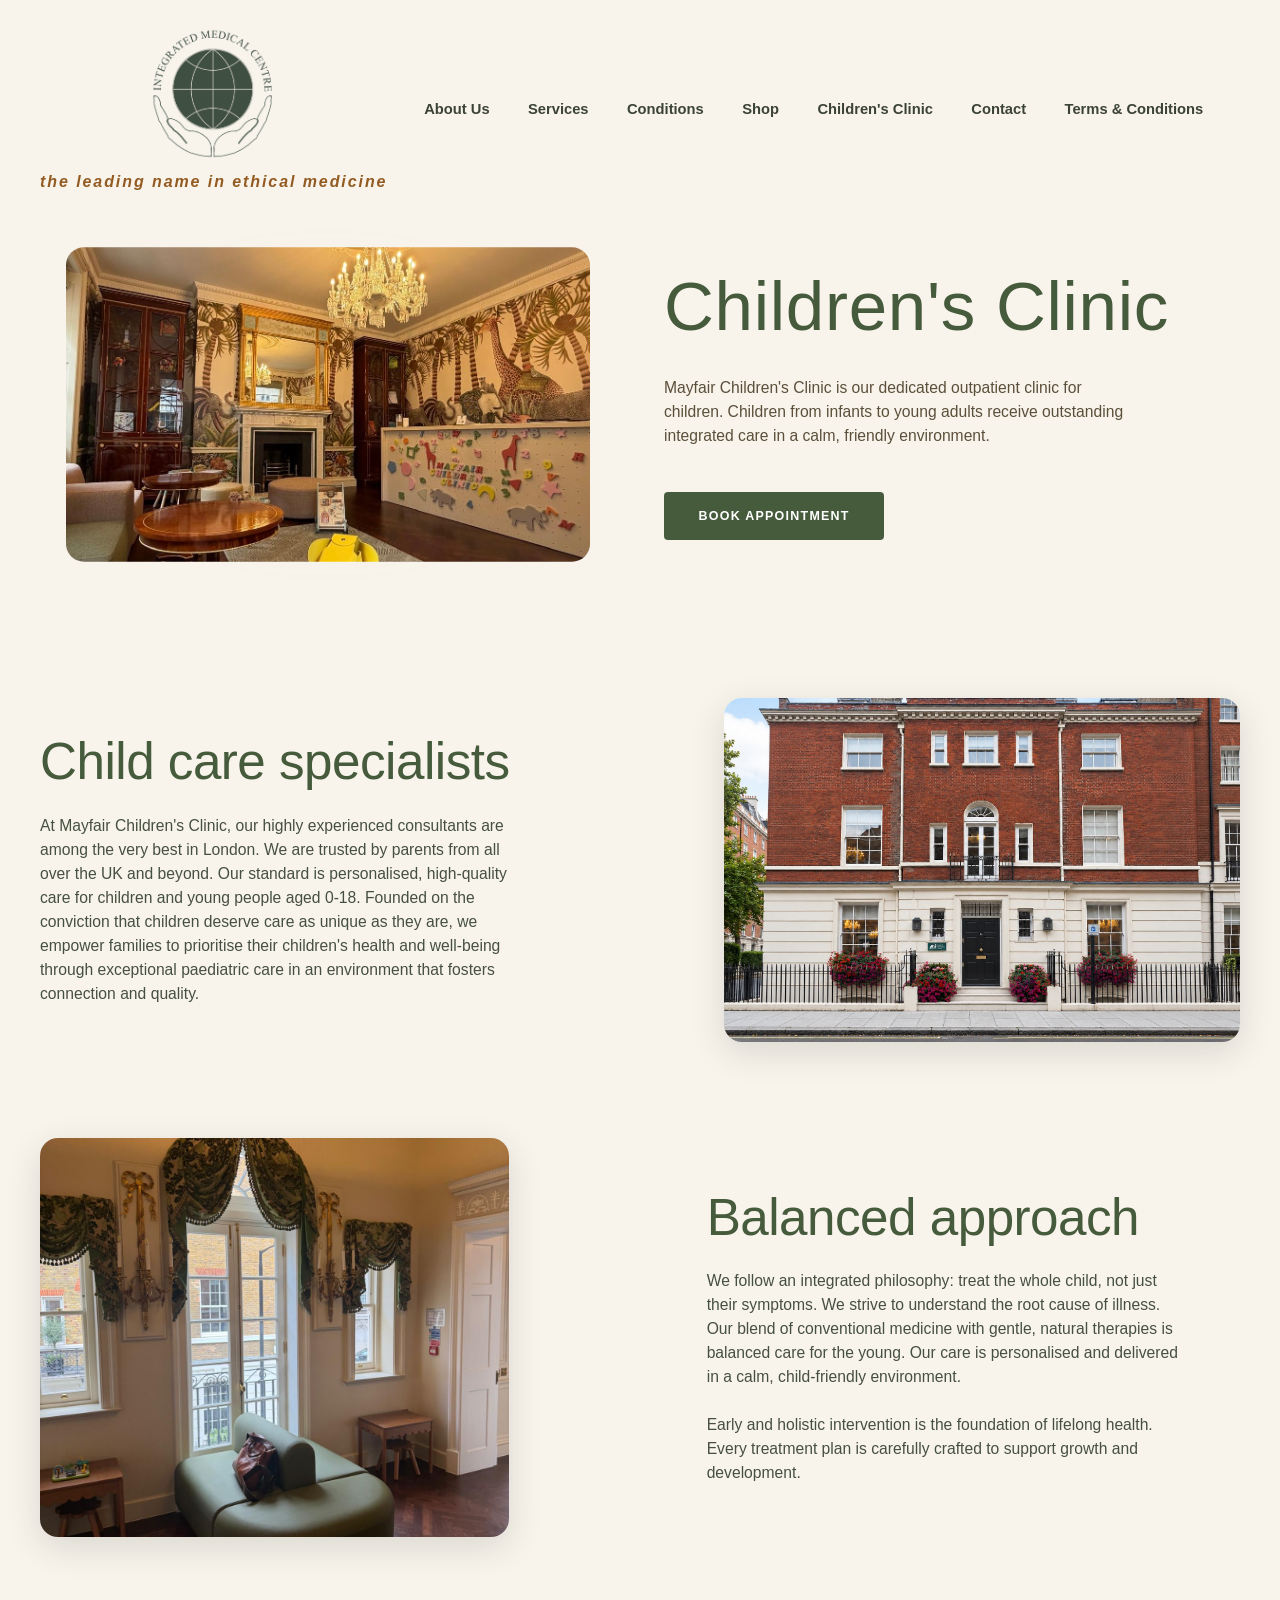
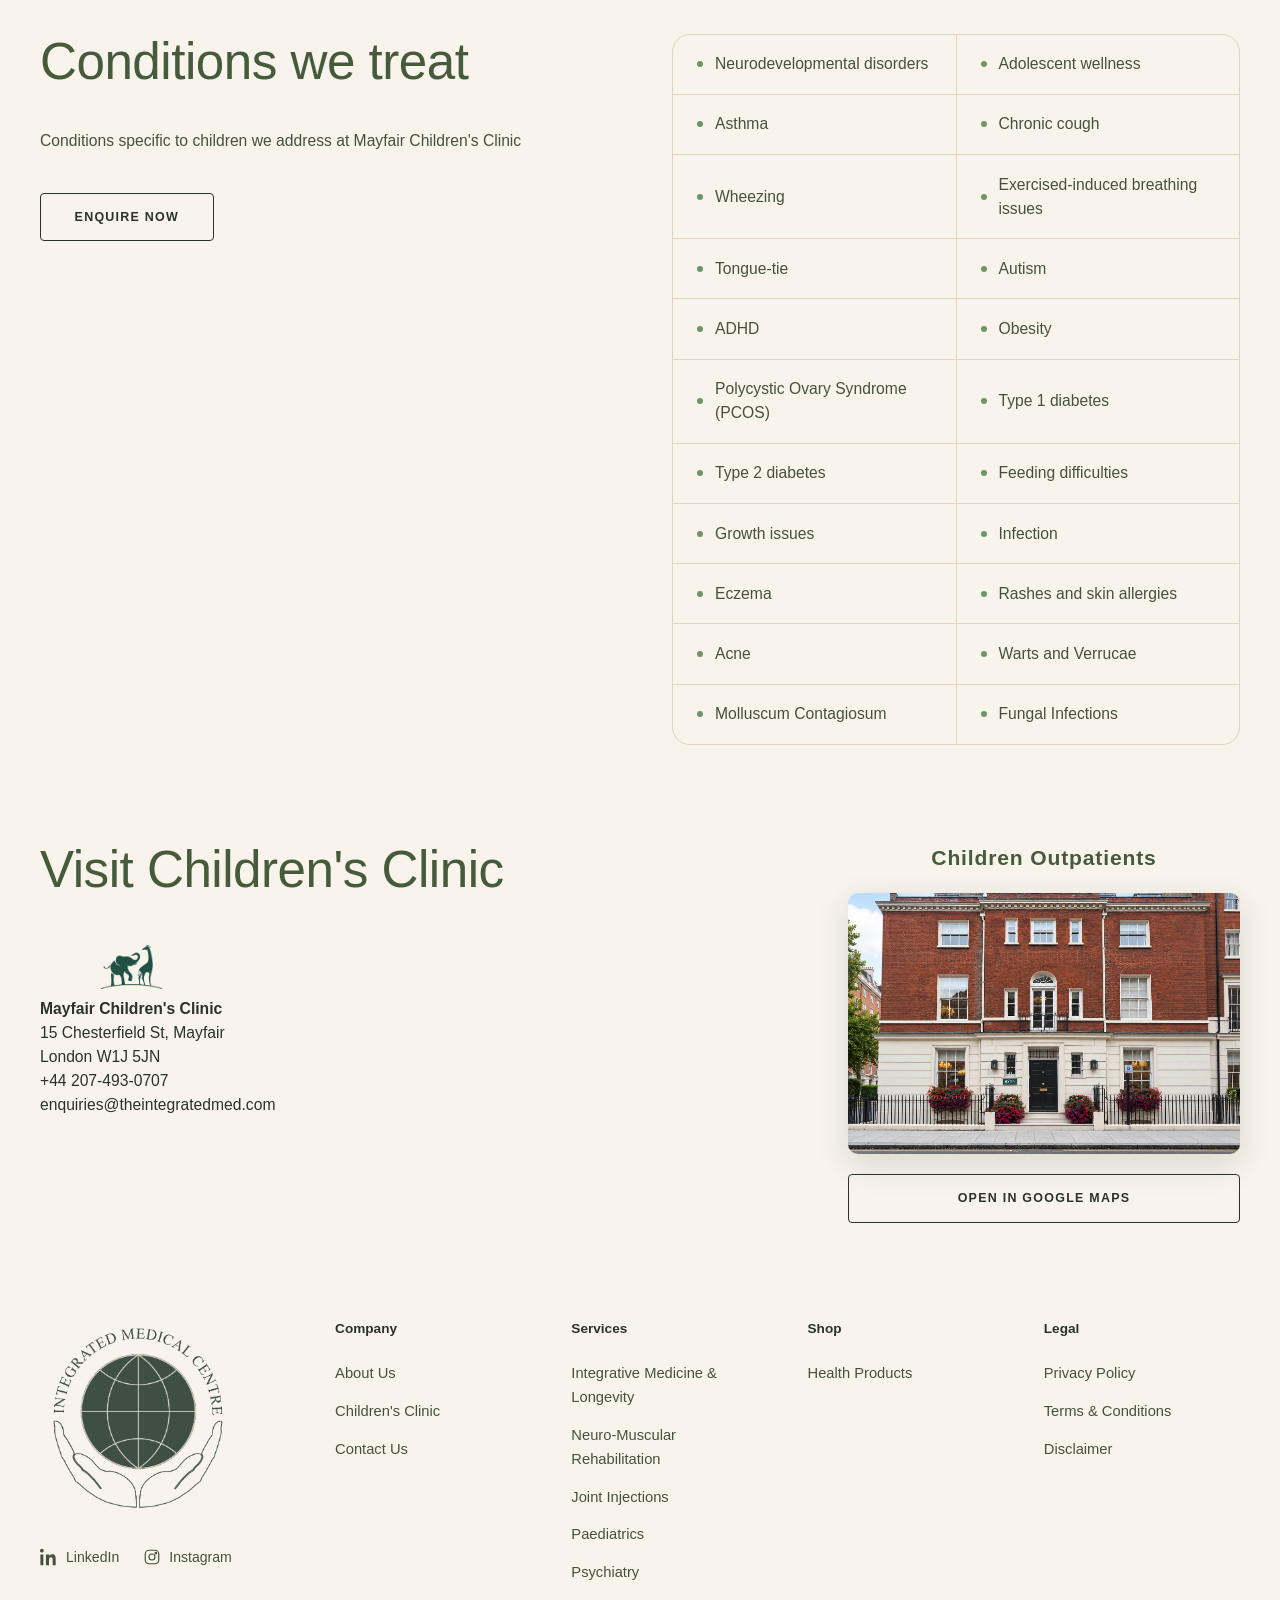
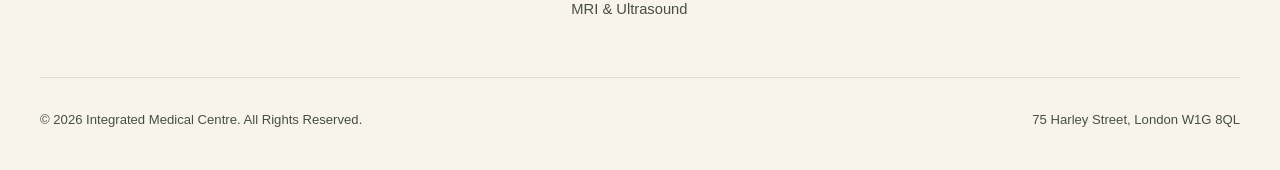
<file: pages/childrensclinic.html>
<!DOCTYPE html>
<html lang="en">
<head>
<meta charset="UTF-8" />
<meta name="viewport" content="width=device-width, initial-scale=1.0" />
<title>Children's Clinic — Integrated Medical Centre</title>
<meta name="description" content="Mayfair Children's Clinic (MCC) is IMC's dedicated outpatient clinic for children, offering integrated and naturopathic care for young patients from infancy through to adolescence." />
<link rel="preconnect" href="https://fonts.googleapis.com">
<link rel="preconnect" href="https://fonts.gstatic.com" crossorigin>
<link rel="stylesheet" href="https://fonts.googleapis.com/css2?family=Cormorant+Garamond:ital,wght@0,300;0,400;0,500;0,600;1,300;1,400;1,500&family=EB+Garamond:ital,wght@0,400;0,500;1,400&family=Jost:wght@300;400;500;600;700&display=swap">
<link rel="stylesheet" href="../css/style.css?v=26" />
<link rel="icon" type="image/x-icon" href="../assets/favicon.ico">
<style>
  .hero { padding-top: 13rem; padding-bottom: 3.25rem; }
  .hero-mcc-img { width: 91%; clip-path: inset(10% 0 10% 0 round var(--radius-lg)); }
  .welcome-section { padding-top: 2.8rem; padding-bottom: 2.8rem; }
  .welcome-photo-1 { max-width: 88%; margin-left: auto; }
  .welcome-row--photo-left .welcome-photo { max-width: 80%; }
  .visit-clinic-col { max-width: 70%; margin-left: auto; }
  @media (max-width: 900px) {
    .hero { padding-top: 11rem; padding-bottom: 2.6rem; }
    .welcome-section { padding-top: 2.24rem; padding-bottom: 2.24rem; }
    .conditions { padding-top: 2.6rem; padding-bottom: 2.6rem; }
    .visit { padding-top: 2.24rem; padding-bottom: 2.8rem; }
    .hero-mcc-img { width: 100%; }
    .hero-visual { max-width: 100%; margin: 0; }
    .hero .container { gap: 0.25rem; }
    .visit-clinic-col { width: 100%; max-width: 100%; margin: 0 auto; text-align: center; }
    .visit-clinic-col .visit-photo,
    .visit-clinic-col .visit-map-btn { width: 100%; }
    .welcome-photo-1 { max-width: 100%; margin-left: 0; }
    .welcome-row--photo-left .welcome-photo { max-width: 100%; }
  }
  @media (min-width: 901px) {
    .visit-grid { align-items: start; }
    .visit-info .visit-details { margin-top: 3rem; }
  }
</style>
</head>
<body>

<!-- ══════════════════════ NAVIGATION ══════════════════════ -->
<nav id="nav">
  <div class="nav-inner">
    <div class="brand-block">
      <a href="../index.html" class="brand-mark" aria-label="Integrated Medical Centre home">
        <img src="../assets/imc-logo2.png" alt="Integrated Medical Centre" class="brand-mark-img" />
      </a>
     <span class="brand-subtitle"><em>the leading name in ethical medicine</em></span>
    </div>

<ul class="nav-links" id="navLinks">
  <li><a href="../index.html#about" class="nav-link">About Us</a></li>
  <li><a href="../index.html#clinics" class="nav-link">Services</a></li>
  <li><a href="../index.html#conditions" class="nav-link">Conditions</a></li>
  <li><a href="../index.html#products" class="nav-link">Shop</a></li>
  <li><a href="childrensclinic.html" class="nav-link">Children's Clinic</a></li>
  <li><a href="../index.html#contact" class="nav-link">Contact</a></li>
  <li><a href="terms.html" class="nav-link">Terms & Conditions</a></li>
</ul>

    <div class="nav-right">
      <button class="nav-toggle" id="navToggle" aria-label="Open menu" aria-expanded="false">
        <span></span><span></span><span></span>
      </button>
    </div>
  </div>
</nav>

<!-- ══════════════════════ HERO ══════════════════════ -->
<section class="hero bg-alt-light" id="hero">
  <div class="container">
    <div class="hero-visual reveal">
      <img src="../assets/mcc1.jpg" alt="Mayfair Children's Clinic" class="hero-mcc-img" style="border-radius:var(--radius-lg);display:block;" />
    </div>

    <div class="hero-copy reveal">
<h1>Children's Clinic</h1>
<p>Mayfair Children's Clinic is our dedicated outpatient clinic for children. Children from infants to young adults receive outstanding integrated care in a calm, friendly environment.</p>      <a href="#contact" class="btn btn-fill">Book appointment</a>
    </div>
  </div>
</section>

<!-- ══════════════════════ ABOUT / WELCOME TO MCC ══════════════════════ -->
<section class="welcome-section" id="about">
  <div class="container">

    <!-- Row 1: text left, two stacked images right. -->
    <div class="welcome-row welcome-row-split reveal">
      <div class="welcome-copy welcome-intro">
        <h2><span class="welcome-title-nowrap">Child care specialists</span></h2>
        <p>
          At Mayfair Children's Clinic, our highly experienced consultants are among the very best in London. We are trusted by parents from all over the UK and beyond. Our standard is personalised, high-quality care for children and young people aged 0-18. Founded on the conviction that children deserve care as unique as they are, we empower families to prioritise their children's health and well-being through exceptional paediatric care in an environment that fosters connection and quality. 
        </p>
      </div>
      <div class="welcome-photo welcome-photo-1">
        <img
src="../assets/ccclinic.jpeg"
          alt="Interior of Mayfair Children's Clinic"
          loading="lazy"
        />
      </div>
    </div>

    <!-- Row 2: image left, text right -->
    <div class="welcome-row welcome-row--photo-left reveal">
      <div class="welcome-photo">
        <img src="../assets/mcc2.jpg"
          alt="Integrated paediatric care at Mayfair Children's Clinic"
          loading="lazy"
        />
      </div>
      <div class="welcome-copy">
        <h2>Balanced approach</h2>
        <p>
          We follow an integrated philosophy: treat the whole child, not just their symptoms. We strive to understand the root cause of illness. Our blend of conventional medicine with gentle, natural therapies is balanced care for the young. Our care is personalised and delivered in a calm, child-friendly environment.</p>
          <p>Early and holistic intervention is the foundation of lifelong health. Every treatment plan is carefully crafted to support growth and development.</p>
      </div>
    </div>

    <!-- Row 3: text left, image right -->
    <!-- <div class="welcome-row reveal">
      <div class="welcome-copy">
        <h2>Embracing Innovation</h2>
        <p>
          MCC keeps pace with the latest advances in paediatric diagnostics and treatment. Our clinic integrates modern diagnostic tools — including functional testing, nutritional analysis, and cutting-edge imaging available through our partner facilities — to build a complete picture of each child's health. This precision enables us to design targeted, effective interventions rather than relying on a one-size-fits-all approach.
        </p>
        <p>Our commitment to innovation is matched by our commitment to safety. Every technology and technique we use is chosen with the wellbeing of children as the foremost priority.</p>
      </div>
      <div class="welcome-photo">
        <img
src="../assets/inn.jpeg"
          alt="Modern diagnostic technology at Mayfair Children's Clinic"
          loading="lazy"
        />
      </div>
    </div> -->

  </div>
</section>

<!-- ══════════════════════ CONDITIONS ══════════════════════ -->
<section class="conditions bg-light" id="conditions">
  <div class="container">
    <div class="conditions-layout">
      <div class="conditions-intro reveal">
        <h2>Conditions we treat</h2>
        <p>Conditions specific to children we address at Mayfair Children's Clinic</p>
       <a href="mailto:enquiries@theintegratedmed.com" class="btn btn-outline-dark">Enquire Now</a>
      </div>
      <div class="conditions-grid reveal">
        
        <div class="condition-item"><span class="condition-dot"></span>Neurodevelopmental disorders</div>
        <div class="condition-item"><span class="condition-dot"></span>Adolescent wellness</div>
        <div class="condition-item"><span class="condition-dot"></span>Asthma</div>
        <div class="condition-item"><span class="condition-dot"></span>Chronic cough</div>
        <div class="condition-item"><span class="condition-dot"></span>Wheezing</div>
        <div class="condition-item"><span class="condition-dot"></span>Exercised-induced breathing issues</div>
        
        <div class="condition-item"><span class="condition-dot"></span>Tongue-tie</div>
        <div class="condition-item"><span class="condition-dot"></span>Autism</div>
        <div class="condition-item"><span class="condition-dot"></span>ADHD</div>
        <div class="condition-item"><span class="condition-dot"></span>Obesity</div>
        
        
        <div class="condition-item"><span class="condition-dot"></span>Polycystic Ovary Syndrome (PCOS)</div>
        <div class="condition-item"><span class="condition-dot"></span>Type 1 diabetes</div>
        <div class="condition-item"><span class="condition-dot"></span>Type 2 diabetes</div>
        <div class="condition-item"><span class="condition-dot"></span>Feeding difficulties</div>
        <div class="condition-item"><span class="condition-dot"></span>Growth issues</div>
        <div class="condition-item"><span class="condition-dot"></span>Infection</div>
        <div class="condition-item"><span class="condition-dot"></span>Eczema</div>
        <div class="condition-item"><span class="condition-dot"></span>Rashes and skin allergies</div>
        <div class="condition-item"><span class="condition-dot"></span>Acne</div>
        <div class="condition-item"><span class="condition-dot"></span>Warts and Verrucae</div>
        <div class="condition-item"><span class="condition-dot"></span>Molluscum Contagiosum</div>
        <div class="condition-item"><span class="condition-dot"></span>Fungal Infections</div>
      </div>
    </div>
  </div>
</section>

<!-- ══════════════════════ VISIT THE CLINIC ══════════════════════ -->
<section class="visit bg-light" id="contact">
  <div class="container">
    <div class="visit-grid">
      <div class="visit-info reveal">

        <h2>Visit Children's Clinic</h2>

        <div class="visit-details">
          <div class="visit-detail">
            <div class="visit-detail-icon" aria-hidden="true">
              <svg viewBox="0 0 24 24" fill="none" stroke="currentColor" stroke-width="1.6"><path d="M21 10c0 7-9 13-9 13s-9-6-9-13a9 9 0 0118 0z"/><circle cx="12" cy="10" r="3"/></svg>
            </div>
            <div class="visit-detail-text">
              <div class="visit-clinic-pairs">
                <div class="visit-clinic-pair">
                  <div class="visit-address-block">
                    <img src="../assets/mcc.png" alt="Mayfair Children's Clinic" class="visit-addr-logo" />
                    <span><strong>Mayfair Children's Clinic</strong><br>15 Chesterfield St, Mayfair<br>London W1J 5JN</span>
                  </div>
                  <div class="visit-phone-row visit-phone-row--mobile-only">
                    <div class="visit-detail-icon" aria-hidden="true">
                      <svg viewBox="0 0 24 24" fill="none" stroke="currentColor" stroke-width="1.6"><path d="M22 16.92v3a2 2 0 01-2.18 2 19.79 19.79 0 01-8.63-3.07 19.5 19.5 0 01-6-6A19.79 19.79 0 012.12 4.18 2 2 0 014.11 2h3a2 2 0 012 1.72c.127.96.361 1.903.7 2.81a2 2 0 01-.45 2.11L8.09 9.91a16 16 0 006 6l1.27-1.27a2 2 0 012.11-.45c.907.339 1.85.573 2.81.7A2 2 0 0122 16.92z"/></svg>
                    </div>
                    <a href="tel:+442074930707">+44 207-493-0707</a>
                  </div>
                </div>
              </div>
            </div>
          </div>

          <div class="visit-detail visit-detail--desktop-only">
            <div class="visit-detail-icon" aria-hidden="true">
              <svg viewBox="0 0 24 24" fill="none" stroke="currentColor" stroke-width="1.6"><path d="M22 16.92v3a2 2 0 01-2.18 2 19.79 19.79 0 01-8.63-3.07 19.5 19.5 0 01-6-6A19.79 19.79 0 012.12 4.18 2 2 0 014.11 2h3a2 2 0 012 1.72c.127.96.361 1.903.7 2.81a2 2 0 01-.45 2.11L8.09 9.91a16 16 0 006 6l1.27-1.27a2 2 0 012.11-.45c.907.339 1.85.573 2.81.7A2 2 0 0122 16.92z"/></svg>
            </div>
            <div class="visit-detail-text">
              <a href="tel:+442074930707">+44 207-493-0707</a>
            </div>
          </div>

          <div class="visit-detail">
            <div class="visit-detail-icon" aria-hidden="true">
              <svg viewBox="0 0 24 24" fill="none" stroke="currentColor" stroke-width="1.6"><path d="M4 4h16c1.1 0 2 .9 2 2v12c0 1.1-.9 2-2 2H4c-1.1 0-2-.9-2-2V6c0-1.1.9-2 2-2z"/><polyline points="22,6 12,13 2,6"/></svg>
            </div>
            <div class="visit-detail-text">
              <a href="mailto:enquiries@theintegratedmed.com">enquiries@theintegratedmed.com</a>
            </div>
          </div>
        </div>

      </div>

      <div class="visit-clinics reveal" style="grid-template-columns: 1fr;">
        <div class="visit-clinic-col">
          <span class="eyebrow eyebrow--label">Children Outpatients</span>
          <div class="visit-photo">
            <img src="../assets/ccclinic.jpeg" alt="The entrance to Mayfair Children's Clinic at 15 Chesterfield Street, Mayfair" />
          </div>
          <a href="https://maps.app.goo.gl/r5rFrhpFjnafWCrz8"
             target="_blank" rel="noopener noreferrer"
             class="btn btn-outline-dark visit-map-btn">
            Open In Google Maps
          </a>
        </div>
      </div>
    </div>
  </div>
</section>

<!-- ══════════════════════ FOOTER ══════════════════════ -->
<footer class="site-footer">
  <div class="container">
    <div class="footer-top">
      <div class="footer-brand-col">
        <a href="../index.html" class="brand-mark" aria-label="Integrated Medical Centre home">
          <img src="../assets/imc-logo2.png" alt="Integrated Medical Centre" class="brand-mark-logo" />
        </a>
        <div class="footer-social">
          <a href="https://www.linkedin.com/company/integrated-medical-centre/"><svg viewBox="0 0 24 24" width="16.2" height="16.2" fill="currentColor"><path d="M4.98 3.5C4.98 4.88 3.87 6 2.5 6S0 4.88 0 3.5 1.12 1 2.5 1s2.48 1.12 2.48 2.5zM.5 8.5h4V23h-4V8.5zM8.5 8.5h3.8v2h.05c.53-1 1.83-2.05 3.77-2.05 4.03 0 4.78 2.65 4.78 6.1V23h-4v-6.9c0-1.65-.03-3.77-2.3-3.77-2.3 0-2.65 1.8-2.65 3.65V23h-4V8.5z"/></svg>LinkedIn</a>
          <a href="https://www.instagram.com/integratedmedicalcentre_"><svg viewBox="0 0 24 24" fill="none" stroke="currentColor" stroke-width="1.6"><rect x="3" y="3" width="18" height="18" rx="5"/><circle cx="12" cy="12" r="4"/><circle cx="17.2" cy="6.8" r="1"/></svg>Instagram</a>
        </div>
        
      </div>

      <div class="footer-col">
        <h5>Company</h5>
        <ul>
          <li><a href="../index.html#about">About Us</a></li>
          <!-- <li><a href="pages/press.html">Press</a></li> -->
          <li><a href="./childrensclinic.html">Children's Clinic</a></li>
          <li><a href="../index.html#contact">Contact Us</a></li>
          
        </ul>
      </div>
      <div class="footer-col">
        <h5>Services</h5>
        <ul>
          <li><a href="../index.html#clinics">Integrative Medicine & Longevity</a></li>
          <li><a href="../index.html#clinics">Neuro-Muscular Rehabilitation</a></li>
          <li><a href="../index.html#clinics">Joint Injections</a></li>
          <li><a href="./childrensclinic.html">Paediatrics</a></li>
          <li><a href="../index.html#clinics">Psychiatry</a></li>
          
          <li><a href="../index.html#clinics">MRI &amp; Ultrasound</a></li>
          
        </ul>
      </div>
      <div class="footer-col">
        <h5>Shop</h5>
        <ul>
          <li><a href="../index.html#products">Health Products</a></li>

        </ul>
      </div>
      <div class="footer-col">
        <h5>Legal</h5>
        <ul>
          <li><a href="privacy.html">Privacy Policy</a></li>
          <li><a href="terms.html">Terms &amp; Conditions</a></li>
          <li><a href="disclaimer.html">Disclaimer</a></li>
        </ul>
      </div>
    </div>
    <div class="footer-bottom">
      <p>&copy; 2026 Integrated Medical Centre. All Rights Reserved.</p>
      <p>75 Harley Street, London W1G 8QL</p>
    </div>
  </div>
</footer>

<script src="../js/main.js?v=12"></script>
</body>
</html>
</file>
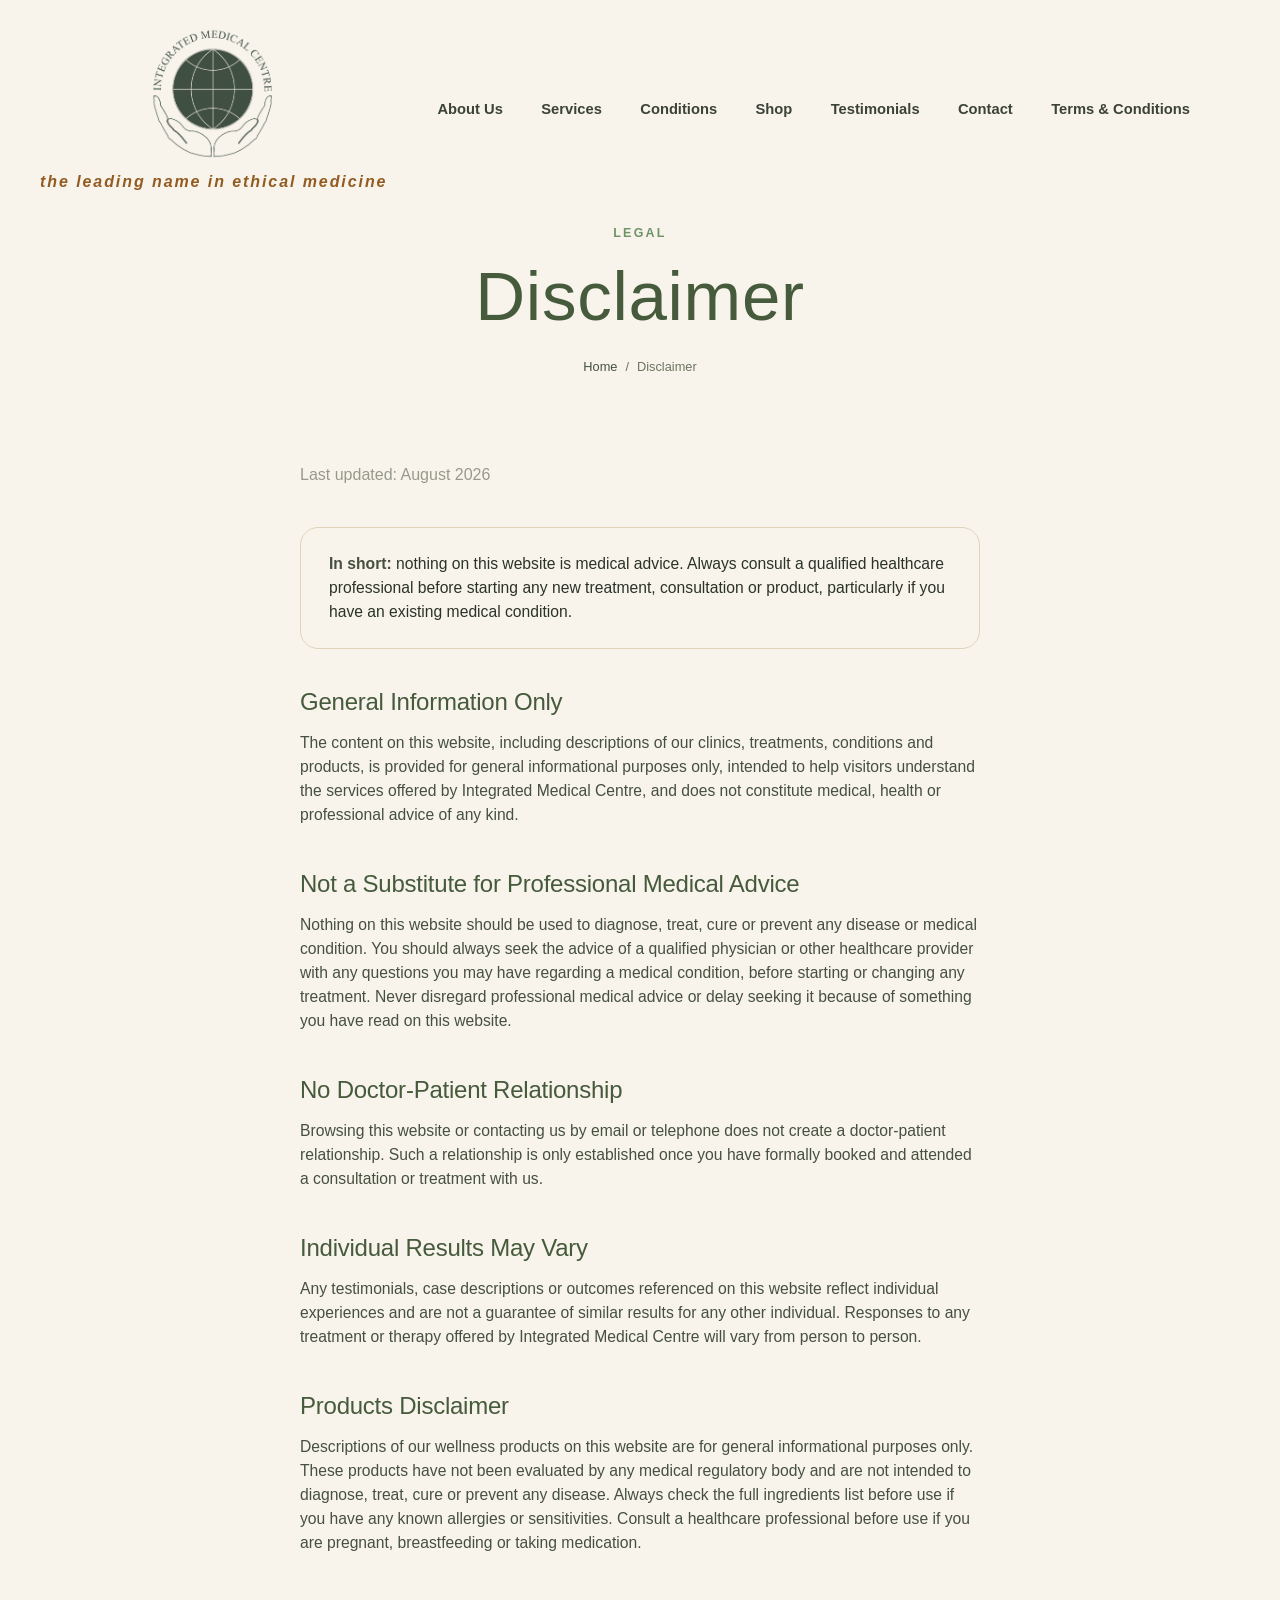
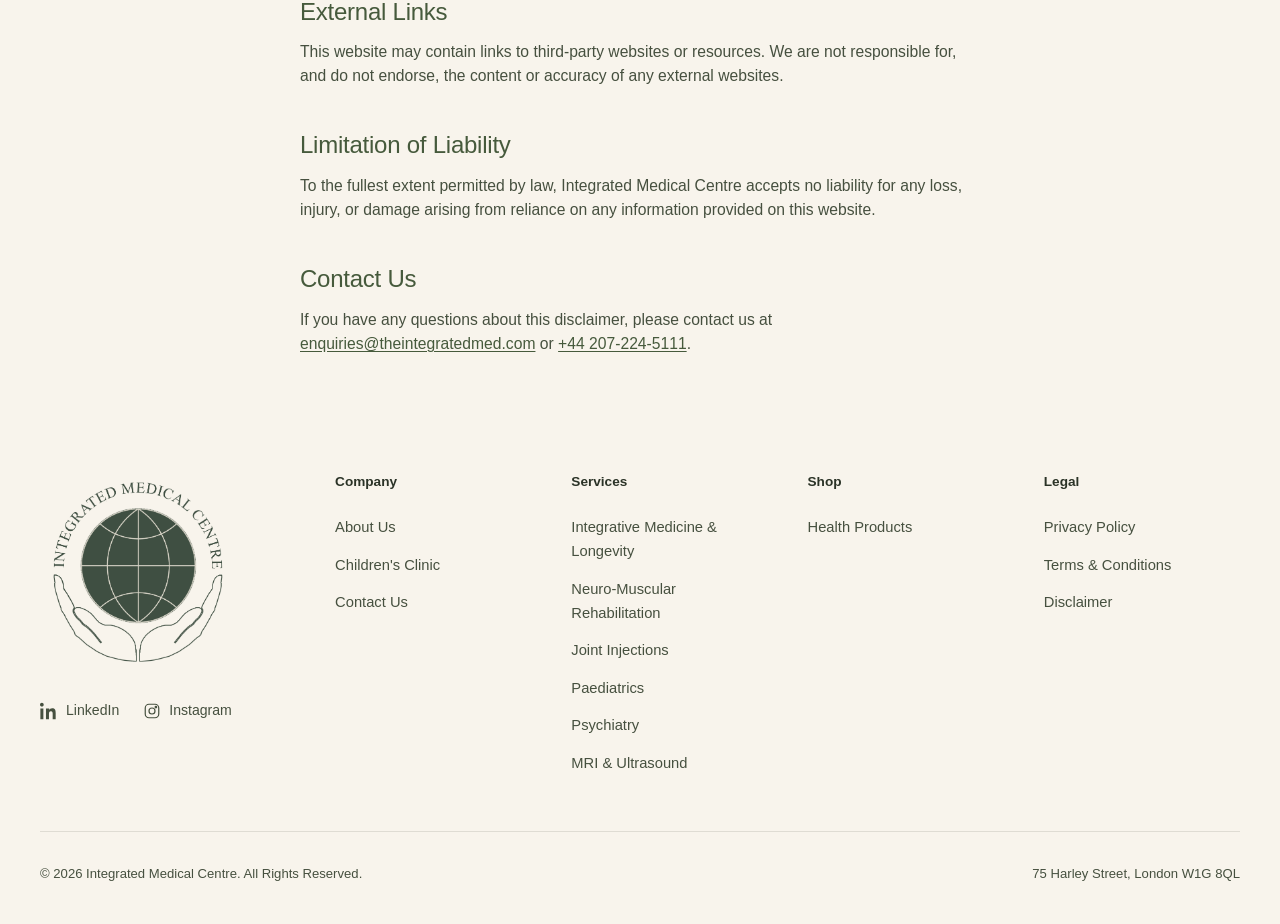
<file: pages/disclaimer.html>
<!DOCTYPE html>
<html lang="en">
<head>
<meta charset="UTF-8" />
<meta name="viewport" content="width=device-width, initial-scale=1.0" />
<title>Disclaimer — Integrated Medical Centre</title>
<meta name="description" content="Important disclaimer regarding the health and treatment information provided on the Integrated Medical Centre website." />
<link rel="preconnect" href="https://fonts.googleapis.com">
<link rel="preconnect" href="https://fonts.gstatic.com" crossorigin>
<link rel="stylesheet" href="https://fonts.googleapis.com/css2?family=Cormorant+Garamond:ital,wght@0,300;0,400;0,500;0,600;1,300;1,400;1,500&family=EB+Garamond:ital,wght@0,400;0,500;1,400&family=Jost:wght@300;400;500;600;700&display=swap">
<link rel="stylesheet" href="../css/style.css?v=26" />
<link rel="icon" type="image/x-icon" href="../assets/favicon.ico">
</head>
<body style="background: var(--sand-100)">

<!-- ══════════════════════ NAVIGATION ══════════════════════ -->
<nav id="nav">
  <div class="nav-inner">
    <div class="brand-block">
      <a href="../index.html" class="brand-mark" aria-label="Integrated Medical Centre home">
        <img src="../assets/imc-logo2.png" alt="Integrated Medical Centre" class="brand-mark-img" />
      </a>
     <span class="brand-subtitle"><em>the leading name in ethical medicine</em></span>
    </div>

<ul class="nav-links" id="navLinks">
  <li><a href="../index.html#about" class="nav-link">About Us</a></li>
  <li><a href="../index.html#clinics" class="nav-link">Services</a></li>
  <li><a href="../index.html#conditions" class="nav-link">Conditions</a></li>
  <li><a href="../index.html#products" class="nav-link">Shop</a></li>
  <li><a href="../index.html#testimonials" class="nav-link">Testimonials</a></li>
  <li><a href="../index.html#contact" class="nav-link">Contact</a></li>
  <li><a href="terms.html" class="nav-link">Terms & Conditions</a></li>
</ul>

    <div class="nav-right">
      <button class="nav-toggle" id="navToggle" aria-label="Open menu" aria-expanded="false">
        <span></span><span></span><span></span>
      </button>
    </div>
  </div>
</nav>

<!-- ══════════════════════ PAGE HERO ══════════════════════ -->
<section class="page-hero">
  <div class="container">
    <span class="eyebrow">Legal</span>
    <h1>Disclaimer</h1>
    <div class="breadcrumb">
      <a href="../index.html">Home</a>
      <span>/</span>
      <span>Disclaimer</span>
    </div>
  </div>
</section>

<!-- ══════════════════════ CONTENT ══════════════════════ -->
<section class="legal-content">
  <div class="container">
    <span class="legal-updated">Last updated: August 2026</span>

    <div class="legal-highlight">
      <p><strong>In short:</strong> nothing on this website is medical advice. Always consult a qualified healthcare professional before starting any new treatment, consultation or product, particularly if you have an existing medical condition.</p>
    </div>

    <h2>General Information Only</h2>
    <p>
      The content on this website, including descriptions of our clinics, treatments, conditions and products,
      is provided for general informational purposes only, intended to help visitors understand the services
      offered by Integrated Medical Centre, and does not constitute medical, health or professional advice of
      any kind.
    </p>

    <h2>Not a Substitute for Professional Medical Advice</h2>
    <p>
      Nothing on this website should be used to diagnose, treat, cure or prevent any disease or medical
      condition. You should always seek the advice of a qualified physician or other healthcare provider with
      any questions you may have regarding a medical condition, before starting or changing any treatment. Never
      disregard professional medical advice or delay seeking it because of something you have read on this
      website.
    </p>

    <h2>No Doctor-Patient Relationship</h2>
    <p>
      Browsing this website or contacting us by email or telephone does not create a doctor-patient
      relationship. Such a relationship is only established once you have formally booked and attended a
      consultation or treatment with us.
    </p>

    <h2>Individual Results May Vary</h2>
    <p>
      Any testimonials, case descriptions or outcomes referenced on this website reflect individual experiences
      and are not a guarantee of similar results for any other individual. Responses to any treatment or therapy
      offered by Integrated Medical Centre will vary from person to person.
    </p>

    <h2>Products Disclaimer</h2>
    <p>
      Descriptions of our wellness products on this website are for general informational purposes only. These
      products have not been evaluated by any medical regulatory body and are not intended to diagnose, treat,
      cure or prevent any disease. Always check the full ingredients list before use if you have any known
      allergies or sensitivities. Consult a healthcare professional before use if you are pregnant, breastfeeding
      or taking medication.
    </p>

    <h2>External Links</h2>
    <p>
      This website may contain links to third-party websites or resources. We are not responsible for, and do
      not endorse, the content or accuracy of any external websites.
    </p>

    <h2>Limitation of Liability</h2>
    <p>
      To the fullest extent permitted by law, Integrated Medical Centre accepts no liability for any loss,
      injury, or damage arising from reliance on any information provided on this website.
    </p>

    <h2>Contact Us</h2>
    <p>
      If you have any questions about this disclaimer, please contact us at
      <a href="mailto:enquiries@theintegratedmed.com">enquiries@theintegratedmed.com</a> or
      <a href="tel:+442072245111">+44 207-224-5111</a>.
    </p>
  </div>
</section>

<!-- ══════════════════════ FOOTER ══════════════════════ -->
<footer class="site-footer">
  <div class="container">
    <div class="footer-top">
      <div class="footer-brand-col">
        <a href="../index.html" class="brand-mark" aria-label="Integrated Medical Centre home">
          <img src="../assets/imc-logo2.png" alt="Integrated Medical Centre" class="brand-mark-logo" />
        </a>
        <div class="footer-social">
          <a href="https://www.linkedin.com/company/integrated-medical-centre/"><svg viewBox="0 0 24 24" width="16.2" height="16.2" fill="currentColor"><path d="M4.98 3.5C4.98 4.88 3.87 6 2.5 6S0 4.88 0 3.5 1.12 1 2.5 1s2.48 1.12 2.48 2.5zM.5 8.5h4V23h-4V8.5zM8.5 8.5h3.8v2h.05c.53-1 1.83-2.05 3.77-2.05 4.03 0 4.78 2.65 4.78 6.1V23h-4v-6.9c0-1.65-.03-3.77-2.3-3.77-2.3 0-2.65 1.8-2.65 3.65V23h-4V8.5z"/></svg>LinkedIn</a>
          <a href="https://www.instagram.com/integratedmedicalcentre_"><svg viewBox="0 0 24 24" fill="none" stroke="currentColor" stroke-width="1.6"><rect x="3" y="3" width="18" height="18" rx="5"/><circle cx="12" cy="12" r="4"/><circle cx="17.2" cy="6.8" r="1"/></svg>Instagram</a>
        </div>
        <!-- <p>Integrated Medical Centre is an alternative medical centre with integrated medicine, osteopathy, neuro-muscular rehabilitation services and health products made with organic ingredients.</p> -->
      </div>

      <div class="footer-col">
        <h5>Company</h5>
        <ul>
          <li><a href="../index.html#about">About Us</a></li>
          <li><a href="./childrensclinic.html">Children's Clinic</a></li>
          <li><a href="../index.html#contact">Contact Us</a></li>
        </ul>
      </div>
      <div class="footer-col">
        <h5>Services</h5>
        <ul>
          <li><a href="../index.html#clinics">Integrative Medicine & Longevity</a></li>
          <li><a href="../index.html#clinics">Neuro-Muscular Rehabilitation</a></li>
          <li><a href="../index.html#clinics">Joint Injections</a></li>
          <li><a href="./childrensclinic.html">Paediatrics</a></li>
          <li><a href="../index.html#clinics">Psychiatry</a></li>
          <li><a href="../index.html#clinics">MRI &amp; Ultrasound</a></li>
        </ul>
      </div>
      <div class="footer-col">
        <h5>Shop</h5>
        <ul>
          <li><a href="../index.html#products">Health Products</a></li>
          
        </ul>
      </div>
      <div class="footer-col">
        <h5>Legal</h5>
        <ul>
          <li><a href="privacy.html">Privacy Policy</a></li>
          <li><a href="terms.html">Terms &amp; Conditions</a></li>
          <li><a href="disclaimer.html">Disclaimer</a></li>
        </ul>
      </div>
    </div>
    <div class="footer-bottom">
      <p>&copy; 2026 Integrated Medical Centre. All Rights Reserved.</p>
      <p>75 Harley Street, London W1G 8QL</p>
    </div>
  </div>
</footer>

<script src="../js/main.js?v=12"></script>
</body>
</html>
</file>
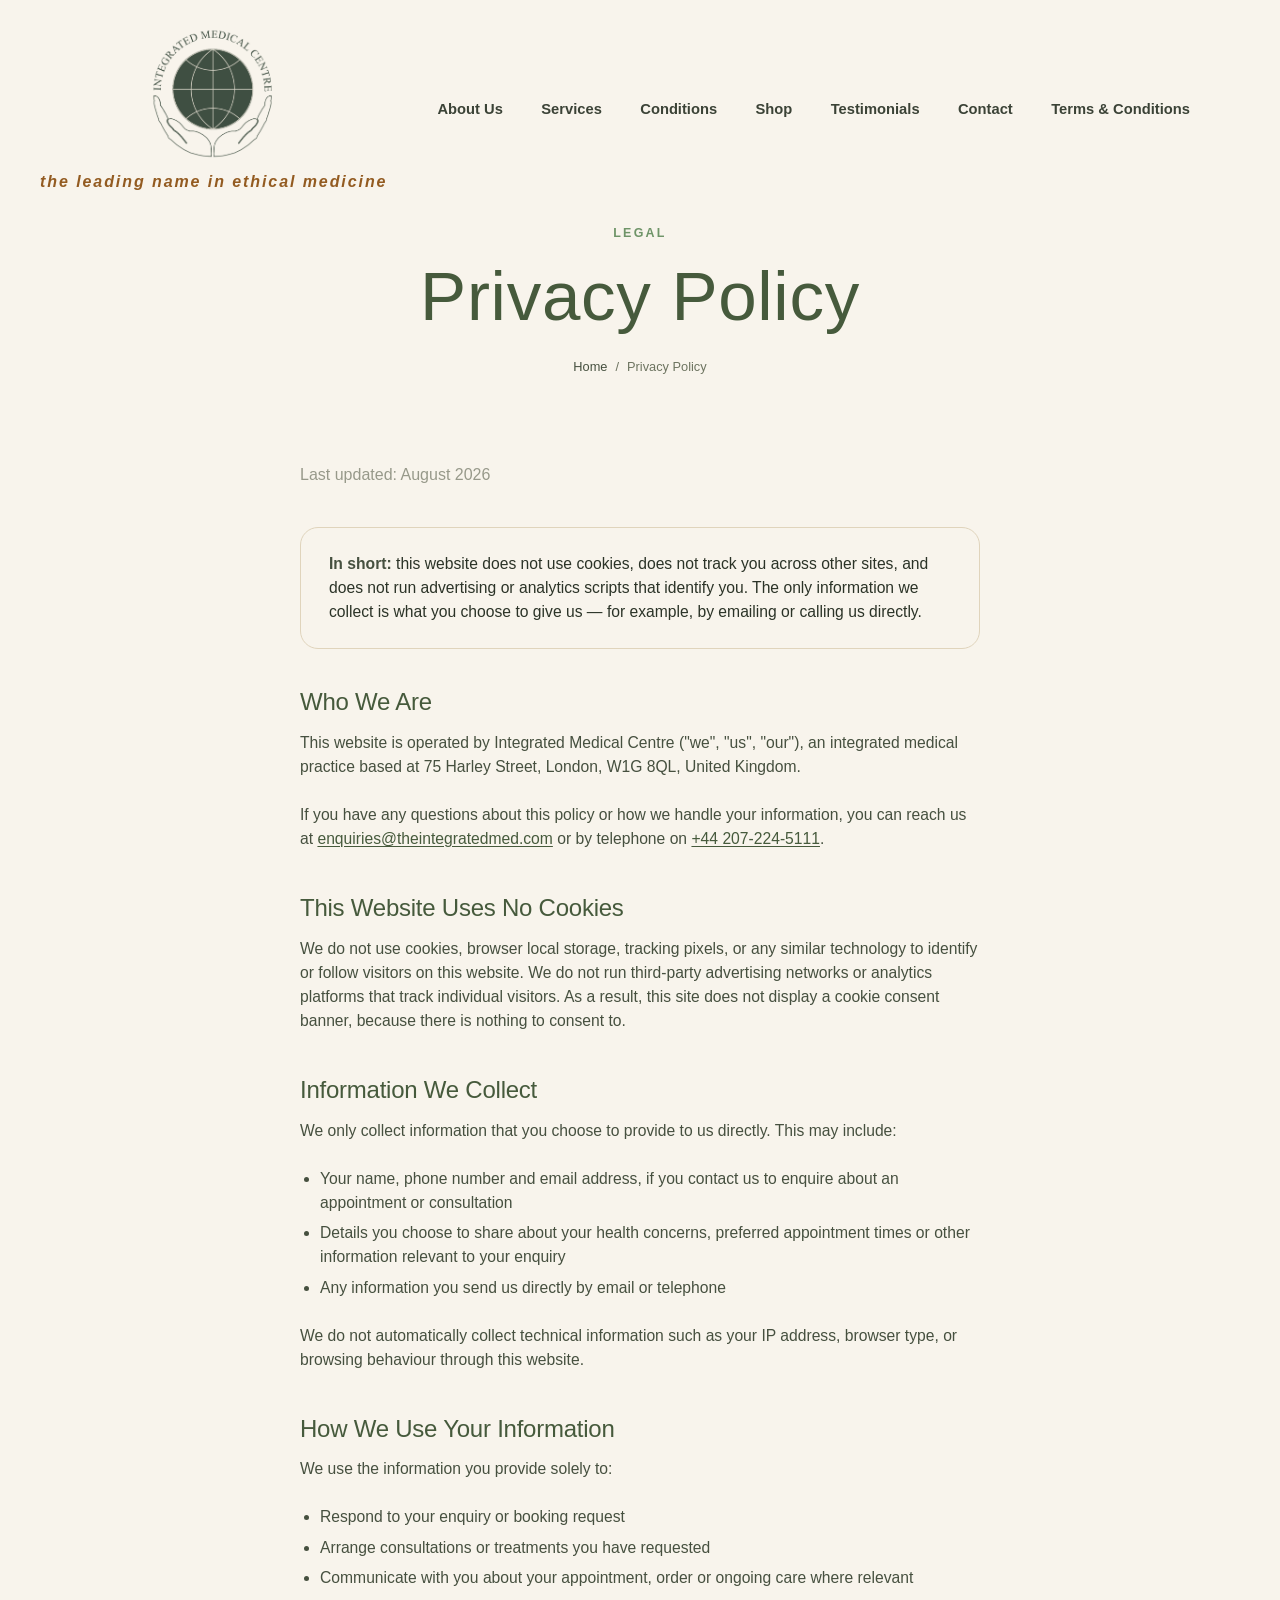
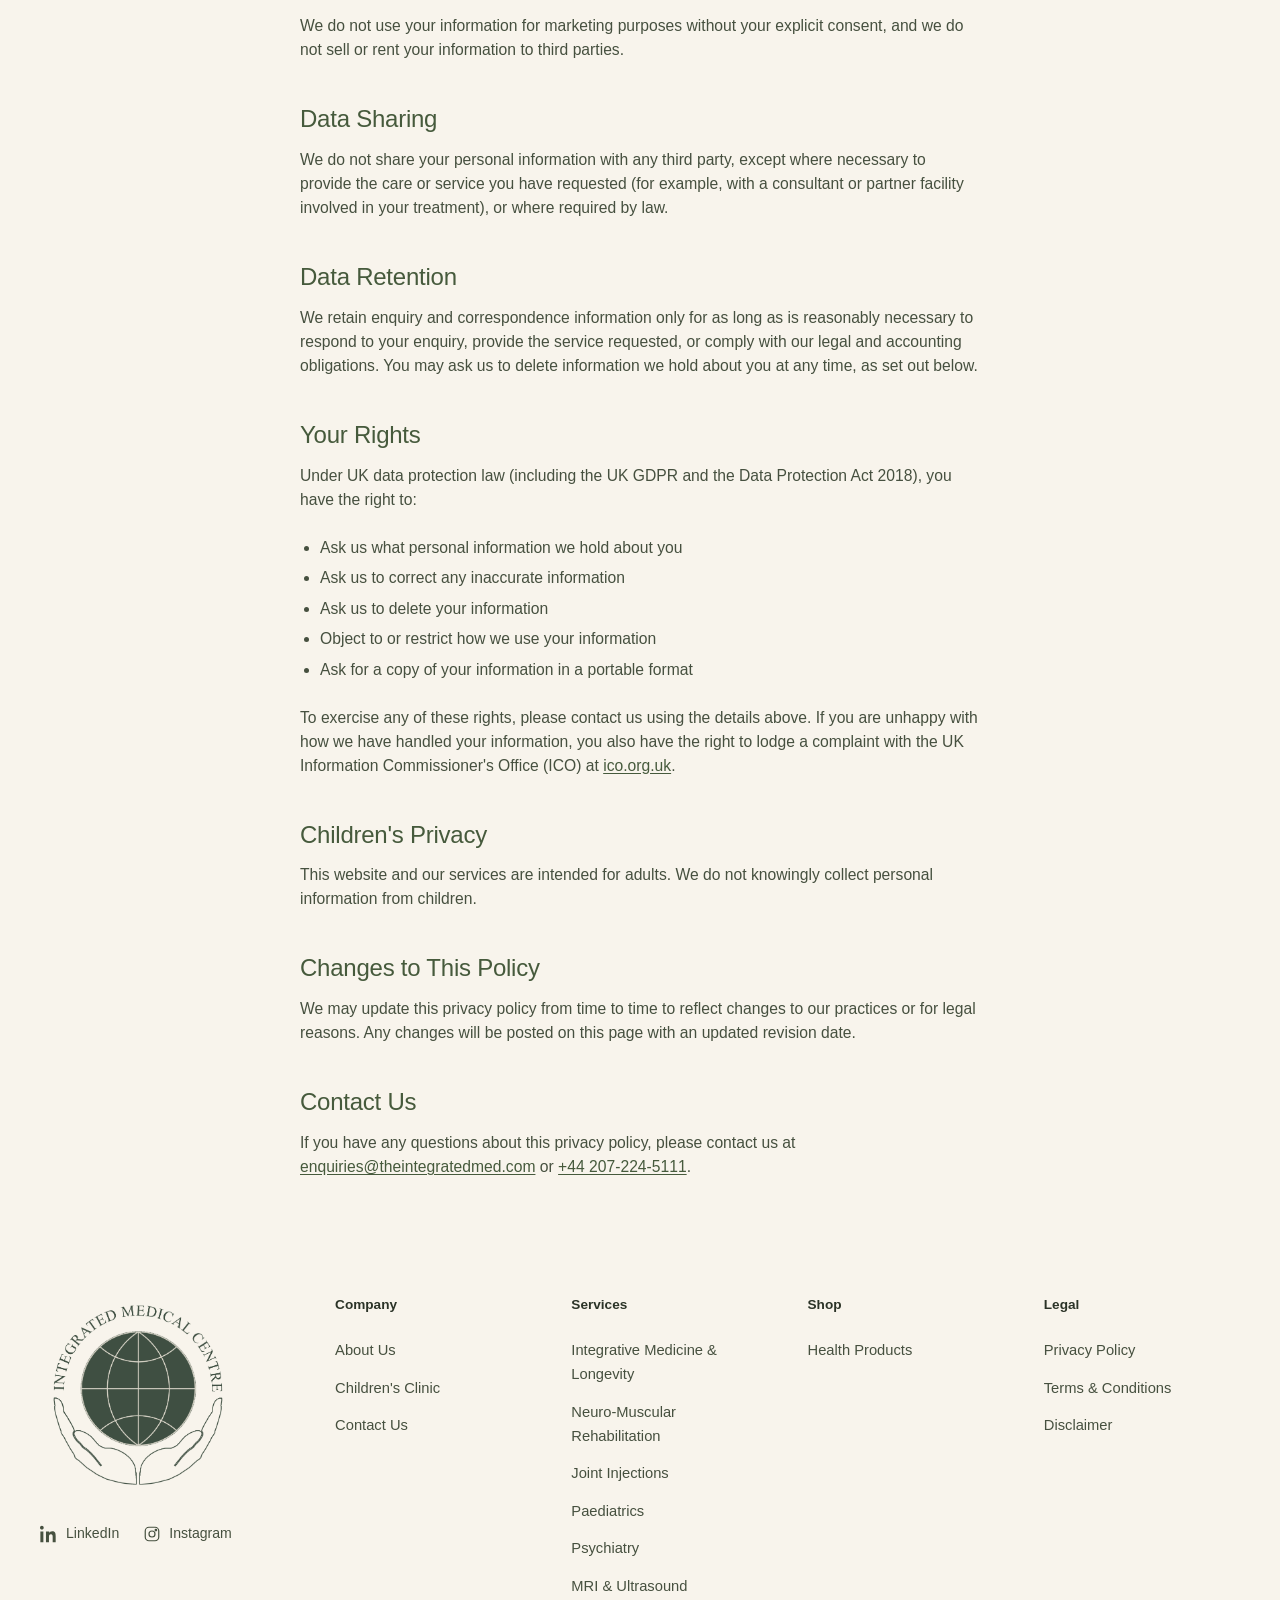
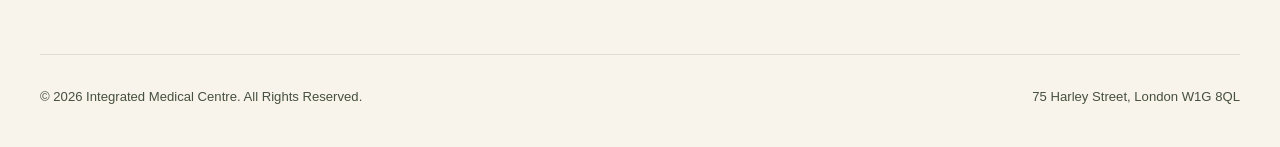
<file: pages/privacy.html>
<!DOCTYPE html>
<html lang="en">
<head>
<meta charset="UTF-8" />
<meta name="viewport" content="width=device-width, initial-scale=1.0" />
<title>Privacy Policy — Integrated Medical Centre</title>
<meta name="description" content="Integrated Medical Centre's privacy policy — how we collect, use and protect your information." />
<link rel="preconnect" href="https://fonts.googleapis.com">
<link rel="preconnect" href="https://fonts.gstatic.com" crossorigin>
<link rel="stylesheet" href="https://fonts.googleapis.com/css2?family=Cormorant+Garamond:ital,wght@0,300;0,400;0,500;0,600;1,300;1,400;1,500&family=EB+Garamond:ital,wght@0,400;0,500;1,400&family=Jost:wght@300;400;500;600;700&display=swap">
<link rel="stylesheet" href="../css/style.css?v=26" />
<link rel="icon" type="image/x-icon" href="../assets/favicon.ico">
</head>
<body style="background: var(--sand-100)">

<!-- ══════════════════════ NAVIGATION ══════════════════════ -->
<nav id="nav">
  <div class="nav-inner">
    <div class="brand-block">
      <a href="../index.html" class="brand-mark" aria-label="Integrated Medical Centre home">
        <img src="../assets/imc-logo2.png" alt="Integrated Medical Centre" class="brand-mark-img" />
      </a>
     <span class="brand-subtitle"><em>the leading name in ethical medicine</em></span>
    </div>

<ul class="nav-links" id="navLinks">
  <li><a href="../index.html#about" class="nav-link">About Us</a></li>
  <li><a href="../index.html#clinics" class="nav-link">Services</a></li>
  <li><a href="../index.html#conditions" class="nav-link">Conditions</a></li>
  <li><a href="../index.html#products" class="nav-link">Shop</a></li>
  <li><a href="../index.html#testimonials" class="nav-link">Testimonials</a></li>
  <li><a href="../index.html#contact" class="nav-link">Contact</a></li>
  <li><a href="terms.html" class="nav-link">Terms & Conditions</a></li>
</ul>

    <div class="nav-right">
      <button class="nav-toggle" id="navToggle" aria-label="Open menu" aria-expanded="false">
        <span></span><span></span><span></span>
      </button>
    </div>
  </div>
</nav>

<!-- ══════════════════════ PAGE HERO ══════════════════════ -->
<section class="page-hero">
  <div class="container">
    <span class="eyebrow">Legal</span>
    <h1>Privacy Policy</h1>
    <div class="breadcrumb">
      <a href="../index.html">Home</a>
      <span>/</span>
      <span>Privacy Policy</span>
    </div>
  </div>
</section>

<!-- ══════════════════════ CONTENT ══════════════════════ -->
<section class="legal-content">
  <div class="container">
    <span class="legal-updated">Last updated: August 2026</span>

    <div class="legal-highlight">
      <p><strong>In short:</strong> this website does not use cookies, does not track you across other sites, and does not run advertising or analytics scripts that identify you. The only information we collect is what you choose to give us — for example, by emailing or calling us directly.</p>
    </div>

    <h2>Who We Are</h2>
    <p>
      This website is operated by Integrated Medical Centre ("we", "us", "our"), an integrated medical practice based at
      75 Harley Street, London, W1G 8QL, United Kingdom.
    </p>
    <p>
      If you have any questions about this policy or how we handle your information, you can reach us at
      <a href="mailto:enquiries@theintegratedmed.com">enquiries@theintegratedmed.com</a> or by telephone on
      <a href="tel:+442072245111">+44 207-224-5111</a>.
    </p>

    <h2>This Website Uses No Cookies</h2>
    <p>
      We do not use cookies, browser local storage, tracking pixels, or any similar technology to identify or
      follow visitors on this website. We do not run third-party advertising networks or analytics platforms that
      track individual visitors. As a result, this site does not display a cookie consent banner, because there
      is nothing to consent to.
    </p>

    <h2>Information We Collect</h2>
    <p>We only collect information that you choose to provide to us directly. This may include:</p>
    <ul>
      <li>Your name, phone number and email address, if you contact us to enquire about an appointment or consultation</li>
      <li>Details you choose to share about your health concerns, preferred appointment times or other information relevant to your enquiry</li>
      <li>Any information you send us directly by email or telephone</li>
    </ul>
    <p>
      We do not automatically collect technical information such as your IP address, browser type, or browsing
      behaviour through this website.
    </p>

    <h2>How We Use Your Information</h2>
    <p>We use the information you provide solely to:</p>
    <ul>
      <li>Respond to your enquiry or booking request</li>
      <li>Arrange consultations or treatments you have requested</li>
      <li>Communicate with you about your appointment, order or ongoing care where relevant</li>
    </ul>
    <p>We do not use your information for marketing purposes without your explicit consent, and we do not sell or rent your information to third parties.</p>

    <h2>Data Sharing</h2>
    <p>
      We do not share your personal information with any third party, except where necessary to provide the care
      or service you have requested (for example, with a consultant or partner facility involved in your
      treatment), or where required by law.
    </p>

    <h2>Data Retention</h2>
    <p>
      We retain enquiry and correspondence information only for as long as is reasonably necessary to respond to
      your enquiry, provide the service requested, or comply with our legal and accounting obligations. You may
      ask us to delete information we hold about you at any time, as set out below.
    </p>

    <h2>Your Rights</h2>
    <p>
      Under UK data protection law (including the UK GDPR and the Data Protection Act 2018), you have the right to:
    </p>
    <ul>
      <li>Ask us what personal information we hold about you</li>
      <li>Ask us to correct any inaccurate information</li>
      <li>Ask us to delete your information</li>
      <li>Object to or restrict how we use your information</li>
      <li>Ask for a copy of your information in a portable format</li>
    </ul>
    <p>
      To exercise any of these rights, please contact us using the details above. If you are unhappy with how we
      have handled your information, you also have the right to lodge a complaint with the UK Information
      Commissioner's Office (ICO) at <a href="https://ico.org.uk" target="_blank" rel="noopener noreferrer">ico.org.uk</a>.
    </p>

    <h2>Children's Privacy</h2>
    <p>
      This website and our services are intended for adults. We do not knowingly collect personal information
      from children.
    </p>

    <h2>Changes to This Policy</h2>
    <p>
      We may update this privacy policy from time to time to reflect changes to our practices or for legal
      reasons. Any changes will be posted on this page with an updated revision date.
    </p>

    <h2>Contact Us</h2>
    <p>
      If you have any questions about this privacy policy, please contact us at
      <a href="mailto:enquiries@theintegratedmed.com">enquiries@theintegratedmed.com</a> or
      <a href="tel:+442072245111">+44 207-224-5111</a>.
    </p>
  </div>
</section>

<!-- ══════════════════════ FOOTER ══════════════════════ -->
<footer class="site-footer">
  <div class="container">
    <div class="footer-top">
      <div class="footer-brand-col">
        <a href="../index.html" class="brand-mark" aria-label="Integrated Medical Centre home">
          <img src="../assets/imc-logo2.png" alt="Integrated Medical Centre" class="brand-mark-logo" />
        </a>
        <div class="footer-social">
          <a href="https://www.linkedin.com/company/integrated-medical-centre/"><svg viewBox="0 0 24 24" width="16.2" height="16.2" fill="currentColor"><path d="M4.98 3.5C4.98 4.88 3.87 6 2.5 6S0 4.88 0 3.5 1.12 1 2.5 1s2.48 1.12 2.48 2.5zM.5 8.5h4V23h-4V8.5zM8.5 8.5h3.8v2h.05c.53-1 1.83-2.05 3.77-2.05 4.03 0 4.78 2.65 4.78 6.1V23h-4v-6.9c0-1.65-.03-3.77-2.3-3.77-2.3 0-2.65 1.8-2.65 3.65V23h-4V8.5z"/></svg>LinkedIn</a>
          <a href="https://www.instagram.com/integratedmedicalcentre_"><svg viewBox="0 0 24 24" fill="none" stroke="currentColor" stroke-width="1.6"><rect x="3" y="3" width="18" height="18" rx="5"/><circle cx="12" cy="12" r="4"/><circle cx="17.2" cy="6.8" r="1"/></svg>Instagram</a>
        </div>
        <!-- <p>Integrated Medical Centre is an alternative medical centre with integrated medicine, osteopathy, neuro-muscular rehabilitation services and health products made with organic ingredients.</p> -->
      </div>

      <div class="footer-col">
        <h5>Company</h5>
        <ul>
          <li><a href="../index.html#about">About Us</a></li>
          <li><a href="./childrensclinic.html">Children's Clinic</a></li>
          <li><a href="../index.html#contact">Contact Us</a></li>
        </ul>
      </div>
      <div class="footer-col">
        <h5>Services</h5>
        <ul>
          <li><a href="../index.html#clinics">Integrative Medicine & Longevity</a></li>
          <li><a href="../index.html#clinics">Neuro-Muscular Rehabilitation</a></li>
          <li><a href="../index.html#clinics">Joint Injections</a></li>
          <li><a href="./childrensclinic.html">Paediatrics</a></li>
          <li><a href="../index.html#clinics">Psychiatry</a></li>
          <li><a href="../index.html#clinics">MRI &amp; Ultrasound</a></li>
        </ul>
      </div>
      <div class="footer-col">
        <h5>Shop</h5>
        <ul>
          <li><a href="../index.html#products">Health Products</a></li>
          
        </ul>
      </div>
      <div class="footer-col">
        <h5>Legal</h5>
        <ul>
          <li><a href="privacy.html">Privacy Policy</a></li>
          <li><a href="terms.html">Terms &amp; Conditions</a></li>
          <li><a href="disclaimer.html">Disclaimer</a></li>
        </ul>
      </div>
    </div>
    <div class="footer-bottom">
      <p>&copy; 2026 Integrated Medical Centre. All Rights Reserved.</p>
      <p>75 Harley Street, London W1G 8QL</p>
    </div>
  </div>
</footer>

<script src="../js/main.js?v=12"></script>
</body>
</html>
</file>
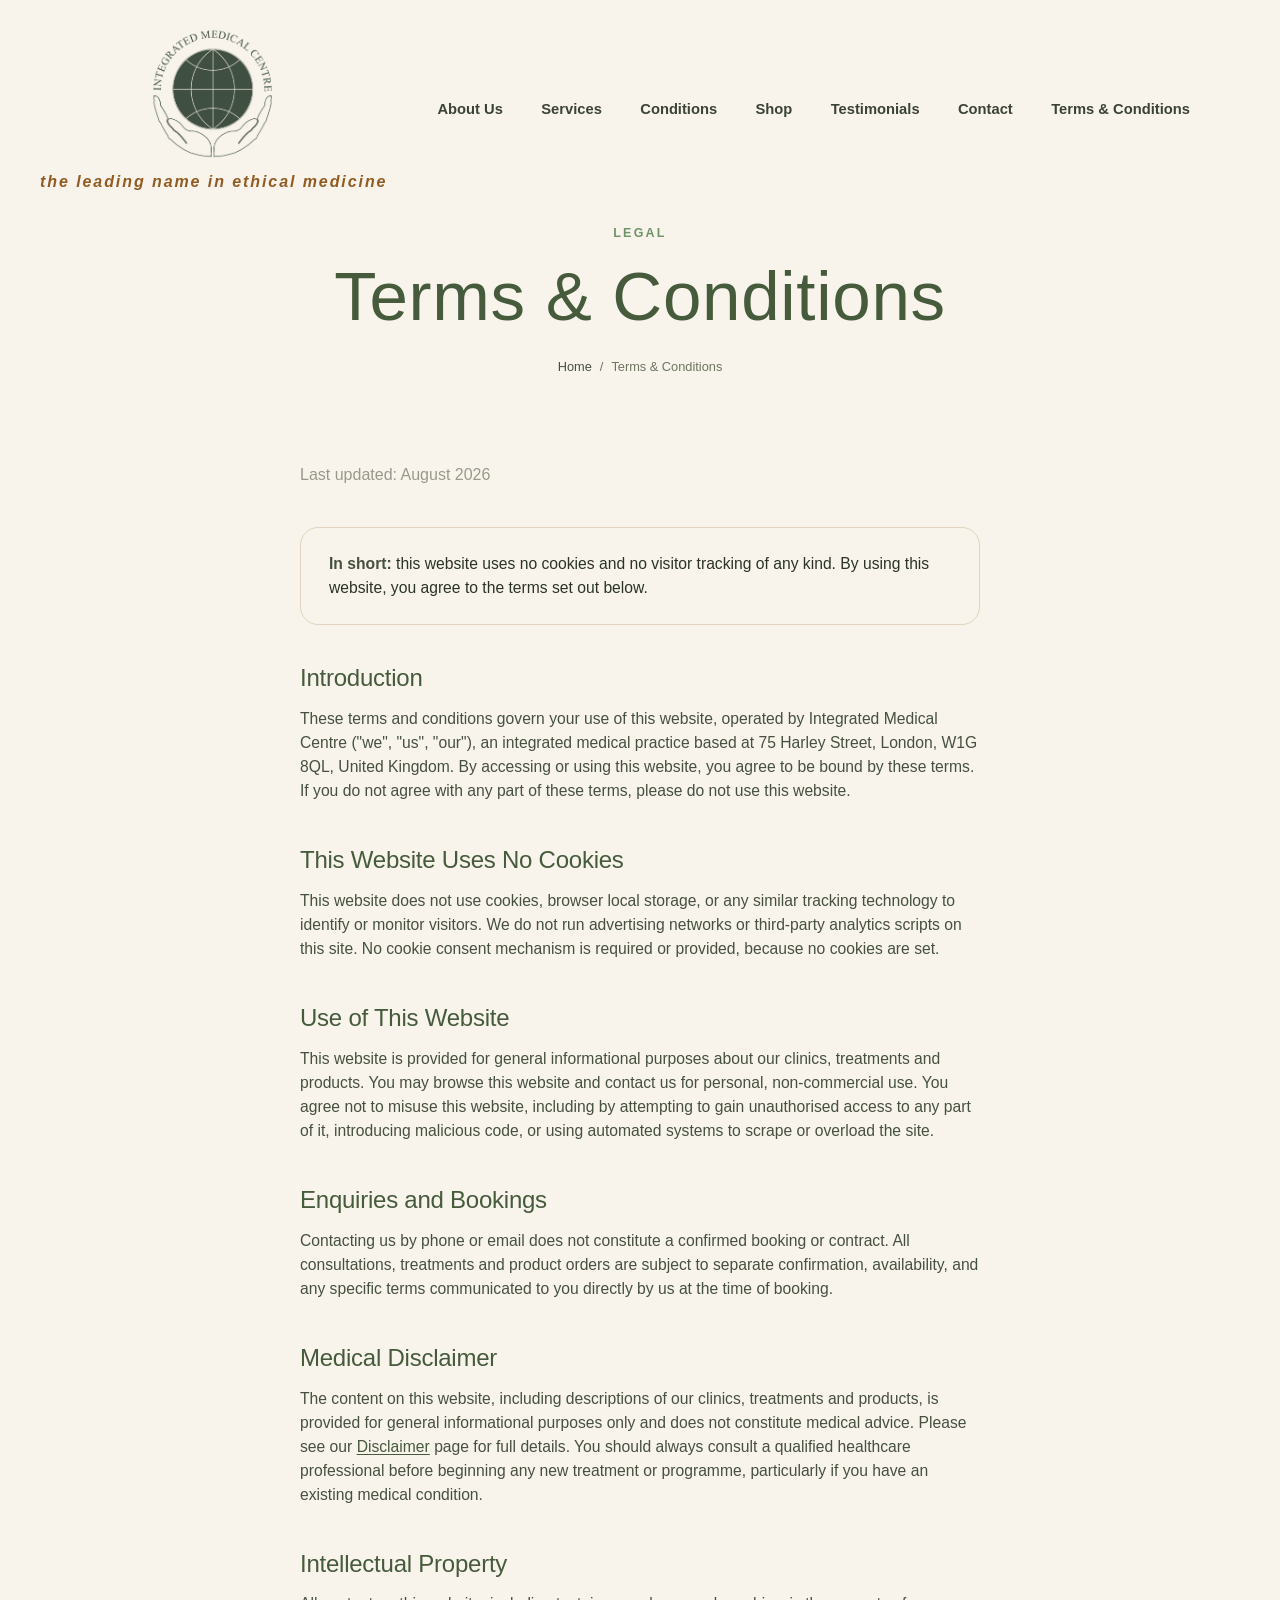
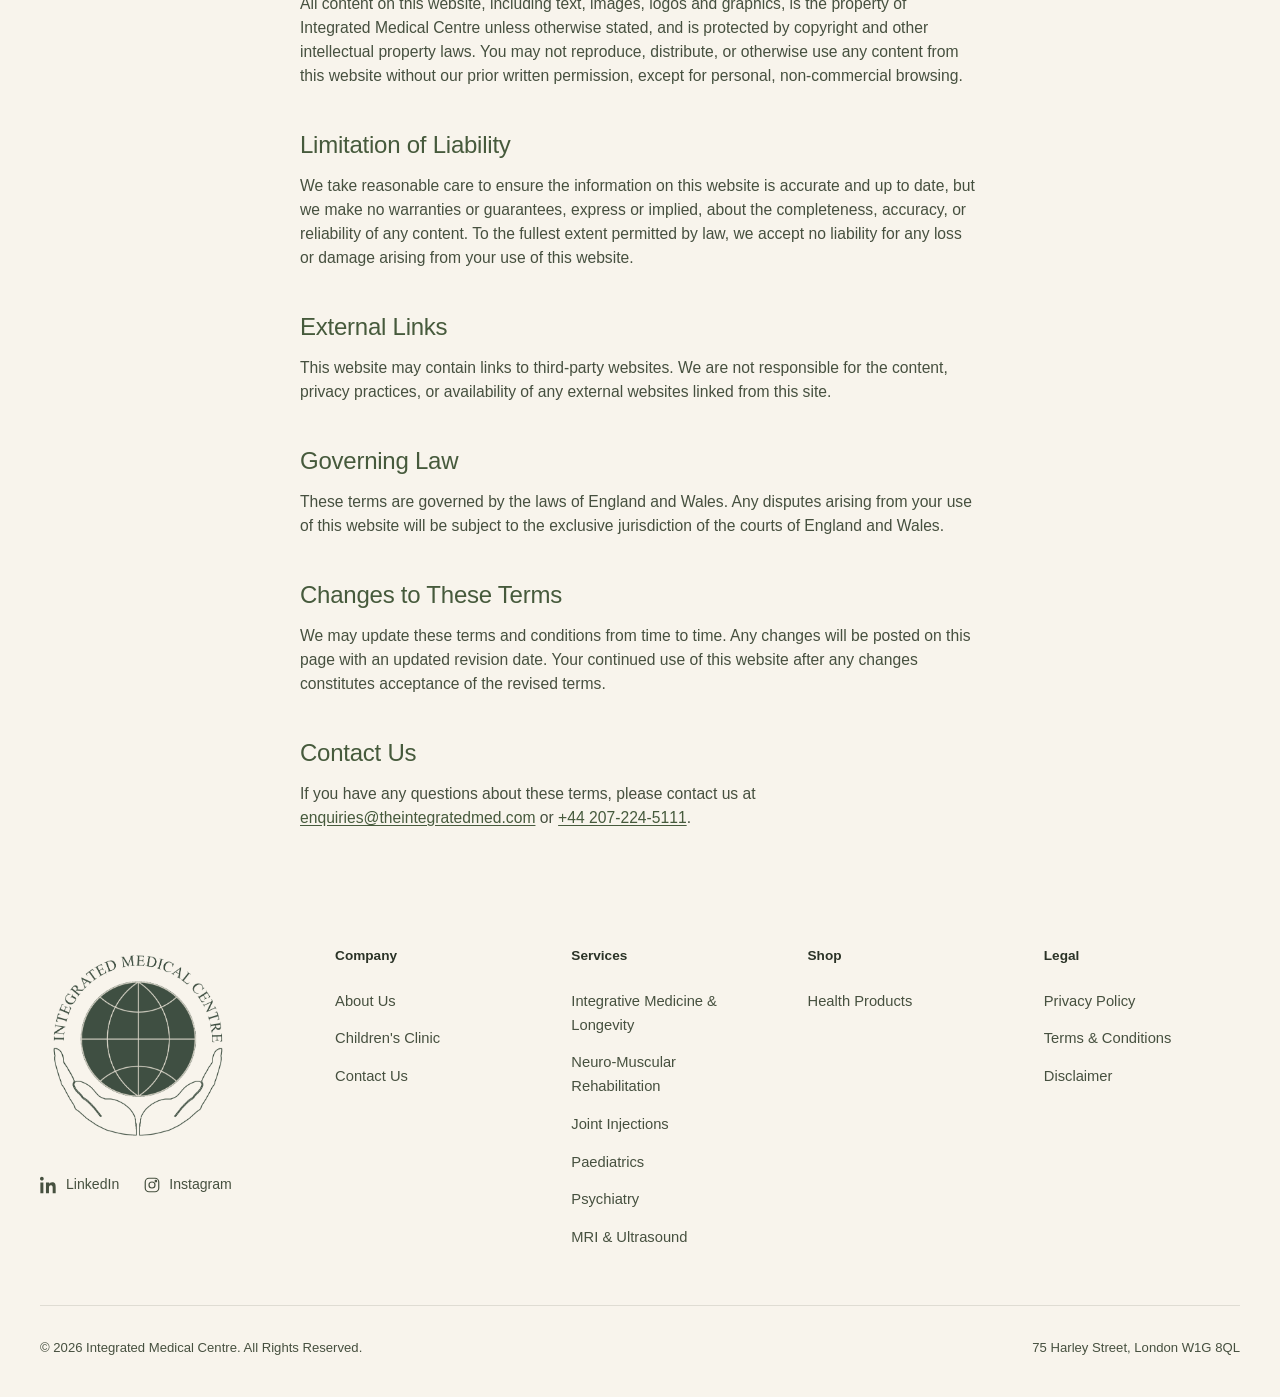
<file: pages/terms.html>
<!DOCTYPE html>
<html lang="en">
<head>
<meta charset="UTF-8" />
<meta name="viewport" content="width=device-width, initial-scale=1.0" />
<title>Terms &amp; Conditions — Integrated Medical Centre</title>
<meta name="description" content="Terms and conditions for using the Integrated Medical Centre website and services." />
<link rel="preconnect" href="https://fonts.googleapis.com">
<link rel="preconnect" href="https://fonts.gstatic.com" crossorigin>
<link rel="stylesheet" href="https://fonts.googleapis.com/css2?family=Cormorant+Garamond:ital,wght@0,300;0,400;0,500;0,600;1,300;1,400;1,500&family=EB+Garamond:ital,wght@0,400;0,500;1,400&family=Jost:wght@300;400;500;600;700&display=swap">
<link rel="stylesheet" href="../css/style.css?v=26" />
<link rel="icon" type="image/x-icon" href="../assets/favicon.ico">
</head>
<body style="background: var(--sand-100)">

<!-- ══════════════════════ NAVIGATION ══════════════════════ -->
<nav id="nav">
  <div class="nav-inner">
    <div class="brand-block">
      <a href="../index.html" class="brand-mark" aria-label="Integrated Medical Centre home">
        <img src="../assets/imc-logo2.png" alt="Integrated Medical Centre" class="brand-mark-img" />
      </a>
     <span class="brand-subtitle"><em>the leading name in ethical medicine</em></span>
    </div>

<ul class="nav-links" id="navLinks">
  <li><a href="../index.html#about" class="nav-link">About Us</a></li>
  <li><a href="../index.html#clinics" class="nav-link">Services</a></li>
  <li><a href="../index.html#conditions" class="nav-link">Conditions</a></li>
  <li><a href="../index.html#products" class="nav-link">Shop</a></li>
  <li><a href="../index.html#testimonials" class="nav-link">Testimonials</a></li>
  <li><a href="../index.html#contact" class="nav-link">Contact</a></li>
  <li><a href="terms.html" class="nav-link">Terms & Conditions</a></li>
</ul>

    <div class="nav-right">
      <button class="nav-toggle" id="navToggle" aria-label="Open menu" aria-expanded="false">
        <span></span><span></span><span></span>
      </button>
    </div>
  </div>
</nav>

<!-- ══════════════════════ PAGE HERO ══════════════════════ -->
<section class="page-hero">
  <div class="container">
    <span class="eyebrow">Legal</span>
    <h1>Terms &amp; Conditions</h1>
    <div class="breadcrumb">
      <a href="../index.html">Home</a>
      <span>/</span>
      <span>Terms &amp; Conditions</span>
    </div>
  </div>
</section>

<!-- ══════════════════════ CONTENT ══════════════════════ -->
<section class="legal-content">
  <div class="container">
    <span class="legal-updated">Last updated: August 2026</span>

    <div class="legal-highlight">
      <p><strong>In short:</strong> this website uses no cookies and no visitor tracking of any kind. By using this website, you agree to the terms set out below.</p>
    </div>

    <h2>Introduction</h2>
    <p>
      These terms and conditions govern your use of this website, operated by Integrated Medical Centre
      ("we", "us", "our"), an integrated medical practice based at 75 Harley Street, London, W1G 8QL,
      United Kingdom. By accessing or using this website, you agree to be bound by these terms. If you do not
      agree with any part of these terms, please do not use this website.
    </p>

    <h2>This Website Uses No Cookies</h2>
    <p>
      This website does not use cookies, browser local storage, or any similar tracking technology to identify
      or monitor visitors. We do not run advertising networks or third-party analytics scripts on this site.
      No cookie consent mechanism is required or provided, because no cookies are set.
    </p>

    <h2>Use of This Website</h2>
    <p>
      This website is provided for general informational purposes about our clinics, treatments and products. You
      may browse this website and contact us for personal, non-commercial use. You agree not to misuse this
      website, including by attempting to gain unauthorised access to any part of it, introducing malicious code,
      or using automated systems to scrape or overload the site.
    </p>

    <h2>Enquiries and Bookings</h2>
    <p>
      Contacting us by phone or email does not constitute a confirmed booking or contract. All consultations,
      treatments and product orders are subject to separate confirmation, availability, and any specific terms
      communicated to you directly by us at the time of booking.
    </p>

    <h2>Medical Disclaimer</h2>
    <p>
      The content on this website, including descriptions of our clinics, treatments and products, is provided
      for general informational purposes only and does not constitute medical advice. Please see our
      <a href="disclaimer.html">Disclaimer</a> page for full details. You should always consult a qualified
      healthcare professional before beginning any new treatment or programme, particularly if you have an
      existing medical condition.
    </p>

    <h2>Intellectual Property</h2>
    <p>
      All content on this website, including text, images, logos and graphics, is the property of Integrated
      Medical Centre unless otherwise stated, and is protected by copyright and other intellectual property laws.
      You may not reproduce, distribute, or otherwise use any content from this website without our prior
      written permission, except for personal, non-commercial browsing.
    </p>

    <h2>Limitation of Liability</h2>
    <p>
      We take reasonable care to ensure the information on this website is accurate and up to date, but we make
      no warranties or guarantees, express or implied, about the completeness, accuracy, or reliability of any
      content. To the fullest extent permitted by law, we accept no liability for any loss or damage arising
      from your use of this website.
    </p>

    <h2>External Links</h2>
    <p>
      This website may contain links to third-party websites. We are not responsible for the content, privacy
      practices, or availability of any external websites linked from this site.
    </p>

    <h2>Governing Law</h2>
    <p>
      These terms are governed by the laws of England and Wales. Any disputes arising from your use of this
      website will be subject to the exclusive jurisdiction of the courts of England and Wales.
    </p>

    <h2>Changes to These Terms</h2>
    <p>
      We may update these terms and conditions from time to time. Any changes will be posted on this page with
      an updated revision date. Your continued use of this website after any changes constitutes acceptance of
      the revised terms.
    </p>

    <h2>Contact Us</h2>
    <p>
      If you have any questions about these terms, please contact us at
      <a href="mailto:enquiries@theintegratedmed.com">enquiries@theintegratedmed.com</a> or
      <a href="tel:+442072245111">+44 207-224-5111</a>.
    </p>
  </div>
</section>

<!-- ══════════════════════ FOOTER ══════════════════════ -->
<footer class="site-footer">
  <div class="container">
    <div class="footer-top">
      <div class="footer-brand-col">
        <a href="../index.html" class="brand-mark" aria-label="Integrated Medical Centre home">
          <img src="../assets/imc-logo2.png" alt="Integrated Medical Centre" class="brand-mark-logo" />
        </a>
        <div class="footer-social">
          <a href="https://www.linkedin.com/company/integrated-medical-centre/"><svg viewBox="0 0 24 24" width="16.2" height="16.2" fill="currentColor"><path d="M4.98 3.5C4.98 4.88 3.87 6 2.5 6S0 4.88 0 3.5 1.12 1 2.5 1s2.48 1.12 2.48 2.5zM.5 8.5h4V23h-4V8.5zM8.5 8.5h3.8v2h.05c.53-1 1.83-2.05 3.77-2.05 4.03 0 4.78 2.65 4.78 6.1V23h-4v-6.9c0-1.65-.03-3.77-2.3-3.77-2.3 0-2.65 1.8-2.65 3.65V23h-4V8.5z"/></svg>LinkedIn</a>
          <a href="https://www.instagram.com/integratedmedicalcentre_"><svg viewBox="0 0 24 24" fill="none" stroke="currentColor" stroke-width="1.6"><rect x="3" y="3" width="18" height="18" rx="5"/><circle cx="12" cy="12" r="4"/><circle cx="17.2" cy="6.8" r="1"/></svg>Instagram</a>
        </div>
        
      </div>

      <div class="footer-col">
        <h5>Company</h5>
        <ul>
          <li><a href="../index.html#about">About Us</a></li>
          <li><a href="./childrensclinic.html">Children's Clinic</a></li>
          <li><a href="../index.html#contact">Contact Us</a></li>
        </ul>
      </div>
      <div class="footer-col">
        <h5>Services</h5>
        <ul>
          <li><a href="../index.html#clinics">Integrative Medicine & Longevity</a></li>
          <li><a href="../index.html#clinics">Neuro-Muscular Rehabilitation</a></li>
          <li><a href="../index.html#clinics">Joint Injections</a></li>
          <li><a href="./childrensclinic.html">Paediatrics</a></li>
          <li><a href="../index.html#clinics">Psychiatry</a></li>
          <li><a href="../index.html#clinics">MRI &amp; Ultrasound</a></li>
        </ul>
      </div>
      <div class="footer-col">
        <h5>Shop</h5>
        <ul>
          <li><a href="../index.html#products">Health Products</a></li>
          
        </ul>
      </div>
      <div class="footer-col">
        <h5>Legal</h5>
        <ul>
          <li><a href="privacy.html">Privacy Policy</a></li>
          <li><a href="terms.html">Terms &amp; Conditions</a></li>
          <li><a href="disclaimer.html">Disclaimer</a></li>
        </ul>
      </div>
    </div>
    <div class="footer-bottom">
      <p>&copy; 2026 Integrated Medical Centre. All Rights Reserved.</p>
      <p>75 Harley Street, London W1G 8QL</p>
    </div>
  </div>
</footer>

<script src="../js/main.js?v=12"></script>
</body>
</html>
</file>
<file: css/style.css>
/* ============================================================
   INTEGRATED MEDICAL CENTRE — Design System
   Theme: Editorial Wellness · Deep Forest Green & Warm Parchment
   This file is organised as a reusable token + component system.
   New pages should only ever need the tokens + shared components
   below (nav, footer, buttons, section-header, cards) plus a
   page-specific block appended at the bottom of the file.
   ============================================================ */

/* Fonts (Sora, Manrope) are loaded via <link> tags in index.html's <head>
   rather than @import here — link tags are discovered by the browser's
   preloader immediately on page parse and load in parallel with this
   stylesheet, whereas an @import is only discovered after this file has
   already downloaded, adding a serial round-trip that can cause a visible
   flash of fallback-font text before the real fonts swap in. */

/* ── Design tokens ──────────────────────────────────────────── */
:root {
  /* Greens — primary brand family
     Note: --green-800 and --green-200 hold the site's two theme
     background colors (dark forest / warm cream) — names kept for
     minimal disruption to existing references, though they're no
     longer literal greens. */
  --green-950: #232e20;
  --green-900: #2c3927;
  --green-800: #1a2e1f;   /* primary dark section background */
  --green-700: #465a3c;   /* secondary dark surface (cards on dark) */
  --green-600: #5c7650;
  --green-500: #6f9468;   /* sage accent — buttons, arrows, eyebrows */
  --green-400: #8bab7f;
  --green-300: #a8c29c;
  --green-200: #f8f4ec;

  /* Parchment / beige family */


  --sand-900: #3d3528;    /* dark ink-on-light heading color source */
  --sand-800: #5c4f3a;
  --sand-700: #7a6a50;
  --sand-600: #9a8768;
  --sand-500: #b8a480;
  --sand-400: #cfc0a0;
  --sand-300: #e0d4bc;
  --sand-200: #ede5d4;    /* primary light section background */
  --sand-150: #f3ece0;    /* alternate light surface / inactive card */
  --sand-100: #f8f4ec;    /* card body background on light sections */
  --sand-50:  #fdfaf5;

  --cream:    #f2ecda;    /* text/logo colour on dark green backgrounds */

  --ink:       #2b3327;   /* headings on light backgrounds */
  --ink-soft:  #46503f;
  --ink-muted: #6d7460;
  --ink-faint: #97998a;

  --white: #ffffff;

  /* Typography */
  --display: 'Cormorant Garamond', Georgia, serif;
  --sans: 'Manrope', 'Helvetica Neue', sans-serif;
  --serif: 'Cormorant Garamond', Georgia, serif;

  /* Geometry */
  --radius-sm: 4px;
  --radius-md: 10px;
  --radius-lg: 18px;
  --radius-pill: 100px;

  --shadow-sm: 0 2px 10px rgba(35,46,32,0.08);
  --shadow-md: 0 10px 34px rgba(35,46,32,0.14);
  --shadow-lg: 0 20px 60px rgba(35,46,32,0.22);

  --transition: 0.3s cubic-bezier(0.4, 0, 0.2, 1);
  --container-w: 1280px;
}

/* ── Reset ──────────────────────────────────────────────────── */
*, *::before, *::after { box-sizing: border-box; margin: 0; padding: 0; }
/* Nav links now jump to in-page anchors — offset the landing point so
   the fixed nav doesn't cover the top of the target section. 220px
   covers the nav's tallest state (unscrolled, full logo); the 800px
   query matches the breakpoint where the logo itself shrinks. */
html { scroll-behavior: smooth; scroll-padding-top: 220px; }
@media (max-width: 800px) {
  html { scroll-padding-top: 170px; }
}
@media (prefers-reduced-motion: reduce) {
  html { scroll-behavior: auto; }
  *, *::before, *::after { animation-duration: 0.001ms !important; transition-duration: 0.001ms !important; }
}
body {
  font-family: var(--sans);
  font-size: 1rem;
  line-height: 1.5;
  color: var(--ink-soft);
  background: var(--sand-200);
  -webkit-font-smoothing: antialiased;
  overflow-x: hidden;
}
img { display: block; max-width: 100%; }
a { color: inherit; text-decoration: none; }
ul { list-style: none; }
button { cursor: pointer; font-family: inherit; border: none; background: none; color: inherit; }
svg { display: block; }
:focus-visible {
  outline: 2px solid var(--green-500);
  outline-offset: 3px;
}

/* ── Typography ─────────────────────────────────────────────── */
h1, h2, h3, h4 {
  font-family: var(--sans);
  font-weight: 500;
  line-height: 1.08;
  color: var(--ink);
  letter-spacing: -0.01em;
  
}
.on-dark h1, .on-dark h2, .on-dark h3, .on-dark h4,
h1.on-dark, h2.on-dark { color: var(--cream); }

h1 { font-size: clamp(3rem, 5.4vw, 5rem); letter-spacing: 0.01em; }
h2 { font-size: clamp(2.5rem, 4vw, 3.2rem); }
h3 { font-size: clamp(1.3rem, 2.2vw, 1.7rem); }

@media (max-width: 800px) {
  .brand-mark-img {
    width: 100px;
    height: 100px;
  }
  .brand-subtitle { font-size: 0.8rem; letter-spacing: 0.09em; }
  .brand-mark-logo {
    width: 150px;
    height: 150px;
  }
}
.eyebrow {
  display: inline-block;
  font-family: var(--sans);
  font-size: 0.78rem;
  font-weight: 700;
  letter-spacing: 0.18em;
  text-transform: uppercase;
  color: var(--green-500);
  margin-bottom: 1rem;
}
.eyebrow--label {
  text-transform: capitalize;
  letter-spacing: 0.04em;
  color: var(--green-700);
}

/* ── Layout ─────────────────────────────────────────────────── */
.container {
  max-width: var(--container-w);
  margin: 0 auto;
  padding: 0 2.5rem;
}
section { padding: 6.5rem 0; }
.bg-dark { background: var(--green-800); }
.bg-light { background: var(--sand-200); }
.bg-light2 { background: var(--green-300); }
.bg-alt-light { background: var(--green-200); }

.section-header {
  display: flex;
  align-items: center;
  justify-content: space-between;
  gap: 2rem;
  margin-bottom: 3.5rem;
  flex-wrap: wrap;
}
.section-header .heading-block h2 { margin-top: 0.25rem; color: var(--green-700); }
.section-header .header-action { flex-shrink: 0; }

/* ── Buttons ────────────────────────────────────────────────── */
.btn {
  display: inline-flex;
  align-items: center;
  justify-content: center;
  gap: 0.6rem;
  font-family: var(--sans);
  font-size: 0.78rem;
  font-weight: 700;
  letter-spacing: 0.1em;
  text-transform: uppercase;
  line-height: 1;
  padding: 1.05rem 2.1rem;
  border-radius: var(--radius-sm);
  border: 1.5px solid transparent;
  transition: var(--transition);
  white-space: nowrap;
}
.btn-fill {
  background: var(--green-700);
  color: var(--white);
}
.btn-fill:hover { background: var(--green-600); transform: translateY(-1px); box-shadow: var(--shadow-md); }

.btn-outline-cream {
  border-color: var(--cream);
  color: var(--cream);
}
.btn-outline-cream:hover { background: var(--cream); color: var(--green-800); }

.btn-outline-dark {
  border-color: var(--ink);
  color: var(--ink);
}
.btn-outline-dark:hover { background: var(--ink); color: var(--sand-100); }

.btn-outline-sage {
  border-color: var(--green-500);
  color: var(--green-500);
}
.btn-outline-sage:hover { background: var(--green-500); color: var(--white); }

.btn-text {
  font-family: var(--sans);
  font-size: 0.78rem;
  font-weight: 700;
  letter-spacing: 0.1em;
  text-transform: uppercase;
  color: var(--ink);
  border-bottom: 1px solid currentColor;
  padding-bottom: 2px;
  transition: color var(--transition);
}
.btn-text:hover { color: var(--green-500); }

/* Square arrow buttons — carousel controls */
.arrow-controls { display: flex; gap: 0.6rem; }
.arrow-btn {
  width: 52px;
  height: 52px;
  flex-shrink: 0;
  display: flex;
  align-items: center;
  justify-content: center;
  background: var(--green-700);
  color: var(--white);
  border-radius: var(--radius-sm);
  transition: var(--transition);
}
.arrow-btn:hover { background: var(--green-600); }
.arrow-btn:disabled { opacity: 0.4; cursor: not-allowed; }
.arrow-btn svg { width: 20px; height: 20px; }

/* ── Logo mark (shared: nav + footer) ──────────────────────── */
.brand-mark {
  display: flex;
  align-items: center;
  gap: 0;
  color: var(--cream);
}

.brand-mark svg text { font-family: var(--sans); }
.brand-mark-img {
  width: 140px;
  height: 140px;
  border-radius: 50%;
  object-fit: cover;
  display: block;
}

.brand-mark-logo {
  width: 200px;
  height: 200px;
  border-radius: 50%;
  object-fit: cover;
  display: block;
}

.brand-block {
  display: flex;
  flex-direction: column;
  align-items: center;
  gap: 0.4rem;
}
.brand-subtitle {
  font-family: var(--sans);
  font-size: 1rem;
  font-weight: 600;
  letter-spacing: 0.12em;
  text-align: center;
  white-space: nowrap;
  color: #935B21;
  transition: color var(--transition);
}
#nav.scrolled .brand-subtitle { color: #935B21; }

@media (max-width: 800px) {
  .brand-mark-img {
    width: 100px;
    height: 100px;
  }
  .brand-subtitle { font-size: 0.8rem; letter-spacing: 0.09em; }
  .brand-mark-logo {
    width: 150px;
    height: 150px;
  }
}

/* ── NAVIGATION ─────────────────────────────────────────────── */
#nav {
  position: fixed;
  top: 0; left: 0; right: 0;
  z-index: 1000;
  background: transparent;
  transition: background var(--transition), box-shadow var(--transition), padding var(--transition);
}
#nav.scrolled {
  background: var(--sand-100);
  box-shadow: var(--shadow-md);
}
/* interior pages whose hero sits directly behind the unscrolled nav */
#nav.nav--on-dark:not(.scrolled) .brand-subtitle,
#nav.nav--on-dark:not(.scrolled) .nav-link,
#nav.nav--on-dark:not(.scrolled) .nav-cart {
  color: var(--cream);
}
#nav.nav--on-dark:not(.scrolled) .nav-toggle span {
  background: var(--cream);
}
.nav-inner {
  display: flex;
  align-items: center;
  justify-content: space-between;
  gap: 2rem;
  padding: 1.5rem 2.5rem;
  max-width: var(--container-w);
  margin: 0 auto;
  transition: padding var(--transition);
}
#nav.scrolled .nav-inner { padding: 1rem 2.5rem; }

.nav-links {
  display: flex;
  align-items: center;
  gap: 2.4rem;
}
.nav-links > li { position: relative; }
.nav-link {
  display: inline-flex;
  align-items: center;
  gap: 0.4rem;
  font-family: var(--sans);
  font-size: 0.92rem;
  font-weight: 600;
  color: var(--ink);
  padding: 0.4rem 0;
  opacity: 0.92;
  transition: opacity var(--transition), color var(--transition);
}
#nav.scrolled .nav-link { color: var(--ink); }
.nav-link:hover { opacity: 1; }
.nav-links > li > a.nav-link { position: relative; }
.nav-links > li > a.nav-link::after {
  content: '';
  position: absolute;
  left: 0; bottom: -2px;
  width: 0;
  height: 1px;
  background: currentColor;
  transition: width var(--transition);
}
.nav-links > li > a.nav-link:hover::after { width: 100%; }
.nav-link svg { width: 13px; height: 13px; transition: transform var(--transition); }
.has-dropdown.open .nav-link svg { transform: rotate(180deg); }

.nav-dropdown {
  position: absolute;
  top: calc(100% + 0.85rem);
  left: 50%;
  transform: translateX(-50%) translateY(6px);
  background: var(--white);
  border-radius: var(--radius-md);
  box-shadow: var(--shadow-lg);
  padding: 0.6rem;
  min-width: 220px;
  opacity: 0;
  visibility: hidden;
  transition: opacity var(--transition), transform var(--transition), visibility var(--transition);
  z-index: 10;
}
.has-dropdown.open .nav-dropdown {
  opacity: 1;
  visibility: visible;
  transform: translateX(-50%) translateY(0);
}
.nav-dropdown a {
  display: block;
  padding: 0.65rem 0.9rem;
  border-radius: var(--radius-sm);
  font-size: 0.88rem;
  font-weight: 500;
  color: var(--ink-soft);
  transition: background var(--transition), color var(--transition);
}
.nav-dropdown a:hover { background: var(--sand-100); color: var(--ink); }

.nav-right {
  display: flex;
  align-items: center;
  gap: 1.75rem;
}
.nav-cart {
  color: var(--ink);
  position: relative;
  transition: color var(--transition);
}
#nav.scrolled .nav-cart { color: var(--cream); }
.nav-cart svg { width: 22px; height: 22px; }
.nav-cart .cart-count {
  position: absolute;
  top: -7px; right: -9px;
  background: var(--green-500);
  color: var(--white);
  font-size: 0.62rem;
  font-weight: 700;
  width: 16px; height: 16px;
  border-radius: 50%;
  display: flex;
  align-items: center;
  justify-content: center;
}
.nav-toggle {
  display: none;
  flex-direction: column;
  gap: 5px;
  width: 26px;
}
.nav-toggle span { display: block; width: 100%; height: 2px; background: var(--ink); transition: var(--transition); transform-origin: center; }
#nav.scrolled .nav-toggle span { background: var(--ink); }
.nav-toggle[aria-expanded="true"] span:nth-child(1) { transform: translateY(7px) rotate(45deg); }
.nav-toggle[aria-expanded="true"] span:nth-child(2) { opacity: 0; }
.nav-toggle[aria-expanded="true"] span:nth-child(3) { transform: translateY(-7px) rotate(-45deg); }
.nav-toggle[aria-expanded="true"] span { background: var(--ink); }

/* 7 nav links including "Children's Clinic" and "Terms & Conditions"
   need ~1350px to sit on one line without wrapping. */
@media (max-width: 1250px) {
  .nav-links, .nav-cart { display: none; }
  .nav-toggle { display: flex; }
  .brand-subtitle { white-space: normal; max-width: 160px; }
  .nav-links.mobile-open {
    display: flex;
    flex-direction: column;
    align-items: flex-start;
    position: fixed;
    inset: 0;
    top: 0;
    padding: 7rem 2.5rem 3rem;
    background: var(--sand-100);
    gap: 1.75rem;
    overflow-y: auto;
  }
  .nav-links.mobile-open .nav-dropdown {
    position: static;
    transform: none;
    opacity: 1;
    visibility: visible;
    box-shadow: none;
    background: var(--sand-200);
    display: none;
    width: 100%;
    margin-top: 0.75rem;
  }
  .nav-links.mobile-open li.open .nav-dropdown { display: block; }
  .nav-links.mobile-open .nav-dropdown a { color: var(--ink); }
  .nav-links.mobile-open .nav-link { color: var(--ink); }
}
@media (min-width: 801px) and (max-width: 1250px) {
  .brand-subtitle { white-space: nowrap; max-width: none; }
}

/* Below ~430px the logo + tagline no longer leave room for the hamburger
   on the same row (it was getting pushed off-screen) — shrink the mark,
   let the tagline wrap within a fixed width instead of running on one
   line, and tighten the nav's side padding/gap to win back the space. */
@media (max-width: 430px) {
  .nav-inner { padding: 1rem 1.1rem; gap: 0.85rem; }
  #nav.scrolled .nav-inner { padding: 0.75rem 1.1rem; }
  .brand-mark-img { width: 60px; height: 60px; }
  .brand-subtitle {
    font-size: 0.6rem;
    letter-spacing: 0.05em;
    white-space: normal;
    max-width: 150px;
    line-height: 1.3;
  }
}

/* ── HERO ───────────────────────────────────────────────────── */
.hero {
  background: var(--green-200);
  padding: 11rem 0 6rem;
  overflow: hidden;
}
.hero .container {
  display: grid;
  grid-template-columns: 1fr 1fr;
  gap: 3rem;
  align-items: center;
}
.hero-copy p {
  color: var(--sand-800);
  font-size: 0.98rem;
  line-height: 1.53;
  max-width: 460px;
  margin: 2rem 0 2.75rem;
}
.hero-visual {
  position: relative;
  display: flex;
  align-items: center;
  justify-content: center;
}
.hero h1 {
  color: var(--green-700); 
}
.hero-visual::before {
  content: '';
  position: absolute;
  width: 70%;
  height: 70%;
  background: radial-gradient(circle, rgba(111,148,104,0.35), transparent 70%);
  filter: blur(20px);
  z-index: 0;
}
.hero-molecule-canvas {
  position: relative;
  width: 80%;
  max-width: 580px;
  aspect-ratio: 400 / 420;
}
.hero-molecule-canvas canvas {
  display: block;
  width: 100% !important;
  height: 100% !important;
}

@media (max-width: 900px) {
  .hero { padding: 9rem 0 4rem; }
  .hero .container { grid-template-columns: 1fr; gap: 1rem;}
  .hero-visual { order: -1; max-width: 380px; margin: 0 auto 1rem; }
}

/* ── QUICK INFO STRIP ─────────────────────────────────────── */
/* Full-bleed dark band — background lives on the section (full
   viewport width) while the grid stays inside .container so the
   three columns line up with the rest of the page's content width. */
.quick-info { background: var(--green-900); padding: 0; }
.quick-info-grid {
  display: grid;
  grid-template-columns: repeat(2, 1fr);
}
.quick-info-card {
  padding: clamp(1.5rem, 3vw, 2.5rem) clamp(1rem, 2.5vw, 2rem);
  text-align: center;
  border-right: 1px solid rgba(242,236,218,0.14);
  transition: background var(--transition);
}
.quick-info-card:last-child { border-right: none; }
.quick-info-title {
  font-family: var(--sans);
  font-size: clamp(0.6rem, 0.9vw, 0.75rem);
  font-weight: 700;
  letter-spacing: 0.14em;
  text-transform: uppercase;
  color: var(--sand-300);
  margin-bottom: clamp(0.5rem, 0.9vw, 0.75rem);
}
.quick-info-detail {
  font-family: var(--sans);
  font-size: clamp(0.95rem, 1.5vw, 1.25rem);
  font-weight: 500;
  color: var(--cream);
}
/* Mon-Fri / Saturday sit as two columns side by side rather than four
   stacked lines, split down the middle by a faint divider. */
.quick-info-hours {
  display: flex;
  align-items: flex-start;
  justify-content: center;
  gap: clamp(0.75rem, 1.875vw, 1.5rem);
}
.quick-info-hours-col {
  flex: 1;
}
.quick-info-hours-col:first-child {
  padding-left: 0;
}
.quick-info-subdetail { font-size: clamp(0.75rem, 1.1vw, 0.9rem); color: var(--sand-300); margin-top: clamp(0.2rem, 0.43vw, 0.35rem); }
.quick-info-booking { display: flex; flex-direction: column; }
.quick-info-contact-row {
  display: flex;
  flex: 1;
  justify-content: center;
  gap: clamp(1rem, 2.5vw, 2rem);
  margin-top: clamp(0.5rem, 0.9vw, 0.75rem);
}
.quick-info-contact-item {
  flex: 0 0 auto;
  display: flex;
  flex-direction: column;
  align-items: center;
  justify-content: center;
  padding: 0.6rem 0;
  color: var(--cream);
  transition: background var(--transition);
}
.quick-info-contact-item:hover { background: rgba(255,255,255,0.06); }
.quick-info-contact-item:hover .quick-info-detail { color: var(--white); }
.quick-info-contact-label {
  font-family: var(--sans);
  font-size: 0.65rem;
  font-weight: 700;
  letter-spacing: 0.12em;
  text-transform: uppercase;
  color: var(--sand-300);
  margin-bottom: 0.4rem;
}
.quick-info-detail--email {
  word-break: break-all;
}

@media (max-width: 850px) {
  .quick-info-grid { grid-template-columns: 1fr; }
  .quick-info-card { border-right: none; border-bottom: 1px solid rgba(242,236,218,0.14); }
  .quick-info-card:last-child { border-bottom: none; }
  .quick-info-contact-row { flex-direction: column; align-items: center; gap: 0.75rem; }
  .quick-info-contact-item { padding: 0; }
}

/* ── HEALTHIER STRIP ──────────────────────────────────────── */
.healthier-strip { background: var(--green-200); padding: 3.5rem 0; }
.healthier-strip-inner {
  display: flex;
  align-items: center;
  justify-content: space-between;
  gap: 2.5rem;
  flex-wrap: wrap;
}
.healthier-strip-copy p {
  font-family: var(--sans);
  font-size: clamp(2rem, 2.6vw, 3.2rem);
  color: var(--ink);
  font-weight:400;
  line-height: 1.4;
  font-style: italic;
}
.healthier-strip-copy em { font-style: italic; color: var(--green-600); font-weight: 700;}
.healthier-strip-btn {
  flex-shrink: 0;
  display: inline-flex;
  align-items: center;
  justify-content: center;
  font-family: var(--sans);
  font-size: 0.78rem;
  font-weight: 700;
  letter-spacing: 0.1em;
  text-transform: uppercase;
  padding: 1.05rem 2.1rem;
  border-radius: var(--radius-sm);
  border: 1.5px solid var(--green-700);
  color: var(--green-700);
  white-space: nowrap;
  transition: var(--transition);
}
.healthier-strip-btn:hover { background: var(--green-700); color: var(--white); }
.healthier-strip-action { display: inline-flex; align-items: center; flex-shrink: 0; }
.healthier-strip-icon { display: none; }

@media (max-width: 700px) {
  .healthier-strip-inner { flex-direction: column; align-items: flex-start; }
  .healthier-strip-action { display: flex; width: 100%; justify-content: space-between; align-items: center; }
  .healthier-strip-icon {
    display: block;
    width: 4.68rem;
    height: 4.68rem;
    border-radius: 50%;
    object-fit: cover;
    flex-shrink: 0;
    margin-bottom: 10px;
  }
}

/* ── ABOUT / WELCOME TO IMC ──────────────────────────────────
   Three stacked rows, each an image + writeup. Left/right placement
   for each row is set purely by element order in the HTML (copy-then-
   photo = image right; photo-then-copy = image left) — no CSS
   variant class needed. On mobile every row collapses to one column
   and .welcome-photo gets order:-1, so the photo always lands before
   its writeup regardless of which side it was on at desktop width:
   image, text, image, text, image, text. */
.welcome-row {
  display: grid;
  grid-template-columns: 1fr 1.1fr;
  gap: 5rem;
  align-items: center;
}
.welcome-row--photo-left { grid-template-columns: 1.1fr 1fr; }
.welcome-row + .welcome-row { margin-top: 6rem; }
.welcome-copy h2, .welcome-copy h3 { margin-bottom: 1.5rem; text-wrap: balance; color: var(--green-700); }
.welcome-copy p { color: var(--ink-soft); font-size: 0.98rem; line-height: 1.53; max-width: 480px; }
.welcome-copy p + p { margin-top: 1.5rem; }
.welcome-photo {
  border-radius: var(--radius-lg);
  overflow: hidden;
  aspect-ratio: 4/3.4;
  box-shadow: var(--shadow-md);
}
.welcome-photo-stack {
  display: flex;
  flex-direction: column;
  gap: 1.5rem;
}
.welcome-row--top { align-items: start; }
.welcome-photo img { width: 100%; height: 100%; object-fit: cover; display: block; }
.welcome-section { background: var(--sand-100); padding-top: 3.25rem; padding-bottom: 3.25rem; }
/* Row 1 variant: two vertically stacked photos beside the copy, instead
   of the usual single image. Desktop keeps the copy in one column and
   stacks both photos in the other; on mobile the two photos no longer
   land together as one block — the second paragraph is threaded
   between them (intro, photo 1, paragraph 2, photo 2). */
.welcome-row-split {
  align-items: start;
  column-gap: 5rem;
  row-gap: 1.75rem;
}
.welcome-photo-1 { aspect-ratio: 3 / 2; }
.welcome-row-split .welcome-intro { grid-column: 1; grid-row: 1; align-self: center; }
.welcome-row-split .welcome-para-2 { grid-column: 1; grid-row: 2; }
.welcome-row-split .welcome-photo-1 { grid-column: 2; grid-row: 1; }
.welcome-row-split .welcome-photo-2 { grid-column: 2; grid-row: 2; }

@media (max-width: 900px) {
  .welcome-row { grid-template-columns: 1fr; gap: 1.75rem; }
  .welcome-row + .welcome-row { margin-top: 3.25rem; }
  .welcome-photo { order: -1; }
  .welcome-copy p { max-width: none; }

  .welcome-row-split .welcome-intro { grid-column: 1; grid-row: auto; order: 1; }
  .welcome-row-split .welcome-photo-1 { grid-column: 1; grid-row: auto; order: 2; }
  .welcome-row-split .welcome-para-2 { grid-column: 1; grid-row: auto; order: 3; }
  .welcome-row-split .welcome-photo-2 { grid-column: 1; grid-row: auto; order: 4; }
}

/* ── HISTORY / STATS ────────────────────────────────────────── */
.history .container { max-width: var(--container-w); }
.history-heading { margin-bottom: 6.5rem; }
.history-grid {
  display: grid;
  grid-template-columns: 340px 1fr;
  gap: 3rem;
  align-items: start;
}
.history-copy p + p { margin-top: 1.5rem; }
.history-copy p { color: var(--sand-700); }
.on-dark .history-copy p { color: var(--sand-300); }
.history-copy .blank { display: inline-block; min-width: 90px; border-bottom: 1px solid var(--sand-300); }
.history h2 { margin-bottom: 1rem; }

.history-photo {
  max-width: 340px;
  border-radius: var(--radius-md);
  overflow: hidden;
}
.history-photo img {
  width: 100%;
  height: auto;
  display: block;
}
.history-photo-caption {
  margin-top: 1rem;
  font-family: var(--sans);
  font-size: clamp(1.2rem, 1.6vw, 1.5rem);
  color: var(--cream);
  text-align: center;
}

.stats-row {
  margin-top: 4rem;
  padding-top: 3rem;
  border-top: 1px solid rgba(242,236,218,0.14);
  display: grid;
  grid-template-columns: repeat(3, 1fr);
  gap: 2.5rem;
  text-align: center
}
.stat .stat-num {
  font-family: var(--sans);
  font-size: clamp(3rem, 6vw, 5.5rem);
  line-height: 1;
  font-weight: 400;
  color: var(--ink);
  margin-bottom: 1rem;
}
.on-dark .stat .stat-num { color: var(--cream); }
.stat .stat-label {
  font-family: var(--sans);
  font-size: 0.78rem;
  font-weight: 700;
  letter-spacing: 0.08em;
  text-transform: uppercase;
  color: var(--sand-700);
  max-width: 220px;
  margin: 0 auto
}
.on-dark .stat .stat-label { color: var(--sand-300); }

@media (max-width: 900px) {
  .history-heading { margin-bottom: 3rem; text-align: center;}
  .history-grid { grid-template-columns: 1fr; gap: 2.5rem; }
  .history-photo { max-width: 320px; margin: 0 auto 0.5rem; }
  .history-photo-caption { text-align: center; }
  .stats-row { grid-template-columns: 1fr; gap: 2.5rem; margin-top: 3rem; }
}

/* ── DOCTORS (single practitioner profile) ─────────────────── */
.doctors { background: var(--sand-100); padding-top: 3.25rem; padding-bottom: 3.25rem; }
.doctor-name { color: var(--green-700); margin-bottom: 2.25rem; }
.doctor-panels { position: relative; }
.doctor-panel {
  display: grid;
  grid-template-columns: 1fr 1fr;
  grid-template-rows: auto 1fr;
  column-gap: 4rem;
  row-gap: 0;
  grid-template-areas: "name photo" "copy photo";
  align-items: start;
}
.doctor-name { grid-area: name; }
.doctor-panel-copy { grid-area: copy; }
.doctor-photo { grid-area: photo; }
.doctor-quote-mark {
  font-family: var(--display);
  font-size: 5rem;
  color: var(--green-500);
  line-height: 1;
  margin-bottom: 0;
}
.doctor-quote {
  font-family: var(--sans);
  font-size: 0.98rem;
  color: var(--ink);
  line-height: 1.53;
  margin-bottom: 2rem;
}
.on-dark .doctor-quote { color: var(--sand-200); }
.doctor-bio { color: var(--ink-soft); margin-bottom: 2.25rem; font-size: 0.98rem; line-height: 1.53; }
.on-dark .doctor-bio { color: var(--sand-300); }
.doctor-photo {
  border-radius: var(--radius-lg);
  overflow: hidden;
}
.doctor-photo img { width: 100%; height: 100%; object-fit: contain; }

@media (max-width: 900px) {
  .doctors { padding-top: 1.3rem; padding-bottom: 0; }
  .clinics { padding-top: 1.3rem; padding-bottom: 1.5925rem; }
  .conditions { padding-top: 1.5925rem; }
  .doctor-panel { display: flex; flex-direction: column; gap: 2rem; }
  .doctor-name { order: 1; }
  .doctor-photo { order: 2; max-width: 320px; }
  .doctor-panel-copy { order: 3; }
}

/* ── CLINICS CAROUSEL ("What We Offer") ───────────────────────
   Paged carousel (buttons only, 4 cards/page) is desktop-only, above
   1100px. At and below 1100px (tablet & mobile) there is no carousel
   at all — every card is shown in a plain vertical stack, matched by
   js/main.js only running the paging logic when window.innerWidth is
   above that same 1100px line. */
.clinics .arrow-controls { display: none; }
.clinics-track-wrap { overflow: hidden; border: 1px solid var(--sand-300); border-radius: var(--radius-lg); }
.clinics-track {
  display: grid;
  grid-template-columns: repeat(4, 1fr);
  transform: none !important;
  transition: none;
}
.clinic-card {
  background: var(--sand-100);
  padding: 2.75rem 2.25rem;
  min-height: 340px;
  display: flex;
  flex-direction: column;
  border-right: 1px solid var(--sand-300);
  border-bottom: 1px solid var(--sand-300);
}
.clinic-card:nth-child(4n) { border-right: none; }
.clinic-card:nth-child(n+5) { border-bottom: none; }
.clinic-card.active { background: var(--sand-100);  }
.clinic-num {
  font-family: var(--sans);
  font-size: 3.4rem;
  color: transparent;
  -webkit-text-stroke: 1.2px var(--green-500);
  margin-bottom: 1.5rem;
}
.clinic-card.active .clinic-num {
  -webkit-text-stroke: 1.2px var(--green-500);
  color: transparent
}
.clinic-card h3 { color: var(--green-700); margin-bottom: 1rem; font-size: 2rem;}
.clinic-card.active h3 { color: var(--green-700); margin-bottom: 1rem; font-size: 2rem; }
.clinic-card p { color: var(--ink-soft); font-size: 0.98rem; line-height: 1.53; }
.clinic-card.active p { color: var(--ink-soft); font-size: 0.98rem; line-height: 1.53; }
.clinic-card p + p { margin-top: 1.1rem; }
.clinic-card--linked { text-decoration: none; cursor: pointer; transition: background var(--transition), box-shadow var(--transition); }
.clinic-card--linked:hover { background: var(--white); box-shadow: var(--shadow-sm); }
.clinic-card-title-row { display: flex; align-items: center; gap: 0.75rem; margin-bottom: 1rem; }
.clinic-card-title-row h3 { margin-bottom: 0; }
.clinic-card-arrow { flex-shrink: 0; width: 27px; height: 27px; color: var(--green-700); transition: transform var(--transition); }
.clinic-card--linked:hover .clinic-card-arrow { transform: translate(2px, -2px); }
.clinic-card--linked:hover .clinic-card-arrow { transform: translateX(4px); color: var(--green-500); }

@media (max-width: 1100px) {
  .clinics-track-wrap { overflow: visible; border: none; border-radius: 0; }
  .clinics-track {
    display: flex;
    flex-direction: column;
    gap: 1.25rem;
    transform: none !important;
  }
  .clinic-card {
    flex: 1 1 auto;
    min-height: 0;
    border: 1px solid var(--sand-300);
    border-radius: var(--radius-md);
  }
  /* The active/highlighted-card treatment only makes sense for "the
     current page" in the desktop carousel — with every card shown at
     once here, force all of them back to the plain, non-active look. */
  .clinic-card.active { background: var(--sand-100); border-color: var(--sand-300); }
  .clinic-card.active .clinic-num { -webkit-text-stroke: 1.2px var(--green-500); color: transparent; }
  .clinic-card.active h3 { color: var(--green-700); }
  .clinic-card.active p { color: var(--ink-soft); }
}

/* ── CONDITIONS ─────────────────────────────────────────────── */
.clinics { padding-top: 3.25rem; padding-bottom: 3.25rem; }
.conditions { background: var(--sand-100); padding-top: 3.25rem; padding-bottom: 3.25rem; }

/* Intro column + a two-up grid of plain condition rows, sitting between
   Clinics and Testimonials on the site's light parchment background so
   it reads as its own beat rather than an extension of either neighbor. */
.conditions-layout {
  display: grid;
  grid-template-columns: 1fr 2fr;
  gap: 4rem;
  align-items: start;
}
.conditions-intro h2 { color: var(--green-700); }
.conditions-intro p {
  color: var(--ink-soft);
  font-size: 0.98rem;
  line-height: 1.53;
  margin: 2.5rem 0 2.5rem;
}
.conditions-grid {
  display: grid;
  grid-template-columns: repeat(2, 1fr);
  gap: 1px;
  background: var(--sand-300);
  border: 1px solid var(--sand-300);
  border-radius: var(--radius-lg);
  overflow: hidden;
}
.condition-item {
  background: var(--sand-100);
  padding: 1.1rem 1.5rem;
  display: flex;
  align-items: center;
  gap: 0.75rem;
  font-family: var(--sans);
  font-size: 0.98rem;
  line-height: 1.53;
  color: var(--ink-soft);
  transition: background var(--transition);
}
.condition-item:hover { background: var(--white); }
.condition-dot {
  width: 6px;
  height: 6px;
  border-radius: 50%;
  background: var(--green-500);
  flex-shrink: 0;
}

@media (min-width: 901px) {
  .conditions-layout { grid-template-columns: 1fr 1fr; }
}
@media (max-width: 900px) {
  .conditions-layout { grid-template-columns: 1fr; gap: 2.5rem; }
}
@media (max-width: 560px) {
  .conditions-grid { grid-template-columns: 1fr; }
}

/* ── TESTIMONIALS ───────────────────────────────────────────── */
.testimonials { padding-top: 1.625rem; padding-bottom: 3.25rem; }
.testimonials .section-header { margin-bottom: 1.625rem; }

/* No photos, no carousel — all three testimonials shown together as
   plain cards in a row. */
.testimonials-grid {
  display: grid;
  grid-template-columns: repeat(3, 1fr);
  gap: 2.5rem;
}
.testimonial-card {
  background: var(--sand-100);
  border-radius: var(--radius-md);
  padding: 2.5rem 2.25rem;
}
.testimonial-name { font-family: var(--sans); font-weight: 800; font-size: 1.1rem; color: var(--ink); margin-top: 1.75rem; }
.testimonial-role { font-family: var(--sans); font-weight: 700; font-size: 0.82rem; color: var(--green-500); margin-top: 0.35rem; }
.testimonial-quote-mark { font-family: var(--display); font-size: 4rem; color: var(--green-500); line-height: 1; }
.testimonial-quote { font-size: 0.98rem; color: var(--ink-soft); line-height: 1.53; margin-top: 0.5rem; }

@media (max-width: 900px) {
  .testimonials-grid { grid-template-columns: 1fr; gap: 0.4375rem; }
  .testimonial-card { padding: 1.25rem 2.25rem; }
}

/* ── PRODUCTS ───────────────────────────────────────────────── */
/* The collection photo is the foreground visual here, shown at its
   natural size/crop with no darkening overlay. The heading/copy live
   as a plain caption above it rather than stacked on top of the image,
   so nothing competes with or obscures the product shot. */
.products { padding-top: 0.8125rem; padding-bottom: 2.6rem; }
.products-hero-caption {
  text-align: center;
  max-width: 620px;
  margin: 0 auto 2.5rem;
}
.products-hero-caption h2 { color: var(--green-700); margin-bottom: 0.75rem; }
.products-hero-caption p { color: var(--ink); font-size: 1.2rem; }

.products-hero {
  border-radius: var(--radius-lg);
  overflow: hidden;
  margin-bottom: 4rem;
}
.products-hero img {
  width: 100%;
  height: auto;
  display: block;
}
.products-hero-btn {
  display: inline-flex;
  align-items: center;
  justify-content: center;
  font-family: var(--sans);
  font-size: 0.78rem;
  font-weight: 700;
  letter-spacing: 0.1em;
  text-transform: uppercase;
  padding: 1.05rem 2.1rem;
  border-radius: var(--radius-sm);
  background: var(--green-500);
  color: var(--white);
  transition: var(--transition);
}
.products-hero-btn:hover { background: var(--green-400); transform: translateY(-1px); box-shadow: var(--shadow-md); }

@media (max-width: 700px) {
  .products-hero-caption { margin-bottom: 1.75rem; }
}

.products-grid {
  display: grid;
  grid-template-columns: repeat(3, 1fr);
  gap: 1.75rem;
}
.product-card {
  background: var(--sand-100);
  border: 1px solid var(--sand-300);
  border-radius: var(--radius-md);
  overflow: hidden;
  transition: var(--transition);
  display: flex;
  flex-direction: column;
}
.product-card:hover { box-shadow: var(--shadow-md); transform: translateY(-4px); }
.product-media {
  position: relative;
  aspect-ratio: 4/3.4;
  background: var(--sand-300);
  overflow: hidden;
}
.product-media img,
.product-media .img-placeholder { transition: transform 0.6s cubic-bezier(0.4,0,0.2,1); }
.product-card:hover .product-media img,
.product-card:hover .product-media .img-placeholder { transform: scale(1.06); }
.product-media img { width: 100%; height: 100%; object-fit: cover; }
.product-badge {
  position: absolute;
  top: 1rem; left: 1rem;
  background: var(--green-800);
  color: var(--cream);
  font-size: 0.68rem;
  font-weight: 700;
  letter-spacing: 0.06em;
  text-transform: uppercase;
  padding: 0.4rem 0.85rem;
  border-radius: var(--radius-sm);
}
.product-body { padding: 1.75rem; display: flex; flex-direction: column; flex: 1; }
.product-body h3 { color: var(--ink); font-size: 1.25rem; margin-bottom: 0.5rem; }
.product-desc { font-size: 0.98rem; line-height: 1.53; color: var(--ink-muted); margin-bottom: 1.25rem; flex: 1; }
.product-price { margin-bottom: 1.5rem; font-family: var(--sans); font-weight: 700; }
.product-price .was { color: var(--ink-faint); text-decoration: line-through; margin-right: 0.6rem; font-weight: 500; }
.product-price .now { color: var(--ink); }
.product-footer { display: flex; align-items: center; justify-content: space-between; gap: 1rem; }
.product-footer .btn { padding: 0.85rem 1.5rem; }

@media (max-width: 900px) {
  .products-grid { grid-template-columns: 1fr; }
}

/* ── ARTICLES ───────────────────────────────────────────────── */
.articles-list { border-top: 1px solid rgba(43,51,39,0.12); }
.on-dark .articles-list { border-top-color: rgba(242,236,218,0.14); }
.article-row {
  display: flex;
  align-items: center;
  justify-content: space-between;
  gap: 2rem;
  padding: 2rem 0;
  border-bottom: 1px solid rgba(43,51,39,0.12);
  transition: opacity var(--transition);
}
.on-dark .article-row { border-bottom-color: rgba(242,236,218,0.14); }
.article-row:hover { opacity: 0.75; }
.article-row h3 { font-size: clamp(1.2rem, 2.4vw, 1.7rem); color: var(--ink); font-weight: 400; }
.on-dark .article-row h3 { color: var(--cream); }
.article-meta { font-size: 0.85rem; color: var(--ink-muted); margin-top: 0.6rem; }
.on-dark .article-meta { color: var(--sand-300); }
.article-arrow {
  width: 20px; height: 20px;
  color: var(--green-400);
  flex-shrink: 0;
}

/* ── CTA / GET IN TOUCH ─────────────────────────────────────── */
.visit { padding: 2.8rem 0 3.5rem; background: var(--sand-100); }
.visit-grid {
  display: grid;
  grid-template-columns: 1fr 1fr;
  gap: 5rem;
  align-items: start;
}
.visit-info h2 { margin-bottom: 1.25rem; color: var(--green-700); }
.visit-info > p { color: var(--ink-soft); font-size: 0.98rem; line-height: 1.53; max-width: 460px; }
.on-dark .visit-info > p { color: var(--sand-300); }

.visit-details {
  display: flex;
  flex-direction: column;
  gap: 0;
  margin: 2rem 0 2.25rem;
}
.visit-detail { display: flex; align-items: center; gap: 0.9rem; }
.visit-detail-icon {
  width: 34px;
  height: 34px;
  flex-shrink: 0;
  display: flex;
  align-items: center;
  justify-content: center;
  border-radius: var(--radius-sm);
  background: var(--green-700);
  color: var(--cream);
}
.on-dark .visit-detail-icon { background: rgba(242,236,218,0.1); }
.visit-detail-icon svg { width: 15px; height: 15px; }
.visit-detail-text strong {
  font-weight: 700;
}
.visit-detail-text span,
.visit-detail-text a {
  font-size: 0.98rem;
  line-height: 1.53;
  color: var(--ink);
}
.visit-detail-text span { display: block; }
.visit-detail-text span + span { margin-top: 0.6rem; }
.visit-detail { width: 100%; }
.visit-detail-text { flex: 1; min-width: 0; }
.visit-clinic-pairs { display: flex; gap: 2rem; width: 100%; }
.visit-clinic-pair { display: flex; flex-direction: column; gap: 0.75rem; }
.visit-address-block { display: flex; flex-direction: column; gap: 0.5rem; }
.visit-addr-logo { height: 44px; width: auto; object-fit: contain; }
.visit-phone-row { display: flex; align-items: center; gap: 0.9rem; }
.visit-phone-row--mobile-only { display: none; }
.visit-detail--desktop-only { display: flex; }
.visit-detail:first-child { align-items: flex-start; }
.visit-detail:first-child > .visit-detail-icon { margin-top: calc(44px + 0.5rem); }
.on-dark .visit-detail-text span,
.on-dark .visit-detail-text a { color: var(--cream); }
.visit-detail-text a { transition: color var(--transition); }
.visit-detail-text a:hover { color: var(--green-500); }

/* Photo column: the image sets the column height, and the maps button sits
   flush beneath it at the same width, so the two columns finish level
   instead of leaving a hollow gap above the footer. Two clinics means two
   of these side by side on desktop; .visit-clinic-col carries the same
   flex/gap layout each one previously had alone. */
.visit-clinics { display: grid; grid-template-columns: 1fr 1fr; gap: 1.75rem; }
.visit-clinic-col { display: flex; flex-direction: column; gap: 1.25rem; }
.visit-clinic-col .eyebrow { display: block; margin-bottom: 0; font-size: 1.318rem; text-align: center; }

/* Center the (usually shorter) clinics column against the details column
   beside it, rather than pinning both to the top. */
@media (min-width: 901px) {
  .visit-grid { align-items: center; }
  .visit-clinic-pair { flex: 1; }
  .visit-detail--desktop-only .visit-clinic-pairs > a { flex: 1; }
  .visit-details .visit-detail-icon { display: none; }
  .visit-detail { gap: 0; }
  .visit-address-block { width: fit-content; align-items: flex-start; }
  .visit-address-block .visit-addr-logo { margin-left: auto; margin-right: auto; }
}
.visit-photo {
  border-radius: var(--radius-md);
  overflow: hidden;
  aspect-ratio: 3 / 2;
  box-shadow: var(--shadow-md);
}
.visit-photo img {
  width: 100%;
  height: 100%;
  object-fit: cover;
  display: block;
}
.visit-map-btn { width: 100%; }

@media (max-width: 900px) {
  .visit-grid { grid-template-columns: 1fr; gap: 2.25rem; }
  .visit-info > p { max-width: none; }
  .visit-details { margin: 2.25rem 0 0; }
  .visit-clinics { grid-template-columns: 1fr; gap: 2.75rem; }
  .visit-clinic-pairs { flex-direction: column; gap: 1.15rem; }
  .visit-clinic-pair { gap: 0; }
  .visit-details .visit-detail:last-child { margin-top: 1.15rem; }
  .visit-details .visit-detail-icon { display: none; }
  .visit-detail { gap: 0; }
  .visit-address-block { flex-direction: row; align-items: center; gap: 0.9rem; }
  .visit-addr-logo { width: 34px; height: auto; flex-shrink: 0; object-fit: contain; }
  .visit-clinic-pair:last-child .visit-addr-logo { max-height: 24px; }
  .visit-phone-row--mobile-only { display: flex; padding-left: calc(34px + 0.9rem); }
  .visit-details .visit-detail:not(:first-child) .visit-detail-text { padding-left: calc(34px + 0.9rem); }
  .visit-detail--desktop-only { display: none; }
}

/* ── FOOTER ─────────────────────────────────────────────────── */
footer.site-footer { background: var(--sand-100); padding: 2.5rem 0 2.5rem; }
.footer-top {
  display: grid;
  grid-template-columns: 1.3fr repeat(4, 1fr);
  gap: 2.5rem;
  padding-bottom: 3.5rem;
}
.footer-brand-col { max-width: 300px; }
.footer-brand-col .brand-mark { margin-bottom: 1.75rem; }
.footer-brand-col .brand-mark-logo { width: 200px; height: 200px; border-radius: 50%; object-fit: cover; }
.footer-social { display: flex; align-items: center; gap: 1.5rem; margin-bottom: 1.75rem; flex-wrap: wrap; }
.footer-social a { display: flex; align-items: center; gap: 0.5rem; color: var(--ink-soft); font-size: 0.88rem; font-weight: 500; }
.footer-social svg { width: 18px; height: 18px; display: block; flex-shrink: 0; }
.footer-brand-col p { color: var(--ink-soft); font-size: 0.92rem; line-height: 1.75; }
.footer-col h5 {
  font-family: var(--sans);
  font-size: 0.85rem;
  font-weight: 800;
  color: var(--ink);
  margin-bottom: 1.4rem;
}
.footer-col ul { display: flex; flex-direction: column; gap: 0.85rem; }
.footer-col a { font-size: 0.92rem; color: var(--ink-soft); transition: color var(--transition); }
.footer-col a:hover { color: var(--ink); }
.footer-bottom {
  padding-top: 2rem;
  border-top: 1px solid rgba(43,51,39,0.12);
  display: flex;
  justify-content: space-between;
  align-items: center;
  gap: 1rem;
  flex-wrap: wrap;
  font-size: 0.82rem;
  color: var(--ink-soft);
}

@media (max-width: 1000px) {
  .footer-top { grid-template-columns: 1fr 1fr; }
  .footer-brand-col { grid-column: 1 / -1; max-width: 100%; }
}
@media (max-width: 560px) {
  .footer-top { grid-template-columns: 1fr; text-align: center; }
  .footer-brand-col { display: flex; flex-direction: column; align-items: center; }
  .footer-social { justify-content: center; }
  .footer-col { display: flex; flex-direction: column; align-items: center; }
  .footer-col ul { align-items: center; }
  .footer-bottom { flex-direction: column; justify-content: center; text-align: center; }
}

/* ── INNER PAGE HERO (reusable for non-home pages) ─────────── */
.page-hero {
  background: var(--sand-100);
  padding: 14rem 0 5rem;
  text-align: center;
}
.page-hero h1 { color: var(--green-700); }
.page-hero .eyebrow { display: block; }
.page-hero .breadcrumb {
  margin-top: 1.5rem;
  display: flex;
  align-items: center;
  justify-content: center;
  gap: 0.5rem;
  font-size: 0.8rem;
  color: var(--ink-muted);
}
.page-hero .breadcrumb a { color: var(--ink-soft); }

@media (max-width: 800px) {
  .page-hero {
    
    padding: 12rem 0 4rem;
    
  }
}
/* ── SCROLL REVEAL ──────────────────────────────────────────── */
.reveal { opacity: 0; transform: translateY(22px); transition: opacity 0.7s ease, transform 0.7s ease; }
.reveal.visible { opacity: 1; transform: translateY(0); }

/* ── IMAGE PLACEHOLDERS (swap for real photography) ─────────── */
.img-placeholder {
  position: relative;
  width: 100%; height: 100%;
  display: flex;
  flex-direction: column;
  align-items: center;
  justify-content: center;
  gap: 0.9rem;
  background: linear-gradient(155deg, var(--green-500) 0%, var(--green-900) 78%);
  overflow: hidden;
}
.img-placeholder::before {
  content: '';
  position: absolute;
  inset: 0;
  background:
    radial-gradient(circle at 26% 20%, rgba(255,255,255,0.16), transparent 55%),
    radial-gradient(circle at 80% 90%, rgba(0,0,0,0.18), transparent 60%);
}
.img-placeholder::after {
  content: '';
  position: absolute;
  inset: 0;
  border: 1px solid rgba(242,236,218,0.14);
}
.img-placeholder svg { position: relative; width: 26%; height: 26%; color: rgba(242,236,218,0.55); }
.placeholder-label {
  position: relative;
  font-family: var(--sans);
  font-size: 0.66rem;
  font-weight: 700;
  letter-spacing: 0.12em;
  text-transform: uppercase;
  color: rgba(242,236,218,0.55);
}
.product-media .img-placeholder { background: linear-gradient(155deg, var(--sand-300) 0%, var(--sand-700) 100%); }
.product-media .img-placeholder::before {
  background:
    radial-gradient(circle at 26% 20%, rgba(255,255,255,0.35), transparent 55%),
    radial-gradient(circle at 80% 90%, rgba(43,51,39,0.14), transparent 60%);
}
.product-media .img-placeholder::after { border-color: rgba(43,51,39,0.1); }
.product-media .img-placeholder svg { color: rgba(43,51,39,0.4); }
.product-media .placeholder-label { color: rgba(43,51,39,0.5); }
.doctor-tab-avatar .img-placeholder svg { width: 42%; height: 42%; }
.doctor-tab-avatar .img-placeholder::after { border: none; }

/* ── LEGAL PAGES (privacy / terms / disclaimer) ──────────────── */
.legal-content { padding: 0.40625rem 0 3.25rem; background: var(--sand-100); }
.legal-content .container { max-width: 760px; }
.legal-updated {
  font-family: var(--sans);
  font-size: 1rem;
  color: var(--ink-faint);
  margin-bottom: 2.5rem;
  display: block;
}
.legal-highlight {
  background: var(--sand-100);
  border: 1px solid var(--sand-300);
  border-radius: var(--radius-lg);
  padding: 1.5rem 1.75rem;
  margin: 0 0 2.5rem;
}
.legal-content .legal-highlight p { margin: 0; color: var(--ink); }
.legal-content h2 {
  font-size: 1.5rem;
  margin: 2.75rem 0 1rem;
  color: var(--green-700);
}
.legal-content h2:first-of-type { margin-top: 0; }
.legal-content p { color: var(--ink-soft); font-size: 0.98rem; line-height: 1.53; margin-bottom: 1.5rem; }
.legal-content ul { margin: 0 0 1.5rem 1.25rem; }
.legal-content li { color: var(--ink-soft); font-size: 0.98rem; line-height: 1.53; margin-bottom: 0.4rem; list-style: disc; }
.legal-content strong { color: var(--ink-soft); }
.legal-content a { color: var(--green-700); text-decoration: underline; text-underline-offset: 2px; }
.legal-content a:hover { color: var(--green-600); }

@media (max-width: 700px) {
  .legal-content { padding: 4.5rem 0; }
}

/* ── PRODUCT DETAIL OVERLAY ─────────────────────────────────── */
.product-overlay {
  position: fixed;
  inset: 0;
  z-index: 2000;
  display: flex;
  align-items: center;
  justify-content: center;
  padding: 2rem;
  visibility: hidden;
  opacity: 0;
  transition: opacity var(--transition), visibility var(--transition);
}
.product-overlay.open {
  visibility: visible;
  opacity: 1;
}
.product-overlay-backdrop {
  position: absolute;
  inset: 0;
  background: rgba(26, 46, 31, 0.65);
  backdrop-filter: blur(4px);
}
.product-overlay-panel {
  position: relative;
  background: var(--sand-50);
  border-radius: var(--radius-lg);
  max-width: 740px;
  width: 100%;
  max-height: 88vh;
  overflow-y: auto;
  box-shadow: var(--shadow-lg);
  transform: translateY(24px) scale(0.98);
  transition: transform var(--transition);
}
.product-overlay.open .product-overlay-panel {
  transform: translateY(0) scale(1);
}
.product-overlay-close {
  position: absolute;
  top: 1.25rem;
  right: 1.25rem;
  width: 36px;
  height: 36px;
  border-radius: 50%;
  background: var(--white);
  display: flex;
  align-items: center;
  justify-content: center;
  color: var(--green-800);
  box-shadow: var(--shadow-sm);
  z-index: 2;
  transition: var(--transition);
  border: none;
  cursor: pointer;
}
.product-overlay-close:hover {
  background: var(--green-700);
  color: var(--white);
}
.product-overlay-body {
  display: grid;
  grid-template-columns: 230px 1fr;
}
.product-overlay-media {
  background: var(--green-800);
  overflow: hidden;
  border-radius: var(--radius-lg) 0 0 var(--radius-lg);
  flex-shrink: 0;
}
.product-overlay-icon {
  width: 100%;
  height: 100%;
  min-height: 280px;
}
.product-overlay-icon img {
  width: 100%;
  height: 100%;
  display: block;
  object-fit: cover;
}
.product-overlay-content {
  padding: 2.75rem 2.5rem 2.5rem 2rem;
}
.product-overlay-content #productOverlayTitle {
  margin: 0.5rem 0 0.75rem;
  font-size: 1.8rem;
  color: var(--ink);
}
.product-overlay-price {
  font-family: var(--sans);
  font-size: 1.4rem;
  color: var(--green-600);
  margin-bottom: 1.1rem;
}
.product-overlay-content > p {
  color: var(--ink-muted);
  font-size: 1rem;
  line-height: 1.8;
  margin-bottom: 1.5rem;
}
.product-overlay-meta {
  display: flex;
  flex-direction: column;
  gap: 1rem;
  margin-bottom: 2rem;
  padding-top: 1.5rem;
  border-top: 1px solid var(--sand-300);
}
.product-overlay-meta strong {
  display: block;
  font-family: var(--sans);
  font-size: 0.68rem;
  letter-spacing: 0.12em;
  text-transform: uppercase;
  color: var(--ink-muted);
  font-weight: 700;
  margin-bottom: 0.35rem;
}
.product-overlay-meta p {
  font-size: 0.92rem;
  color: var(--ink-soft);
  line-height: 1.65;
  margin: 0;
}
.product-overlay-actions {
  display: flex;
  gap: 1rem;
  flex-wrap: wrap;
}
.product-card[data-product] { cursor: pointer; }
body.overlay-open { overflow: hidden; }

@media (max-width: 640px) {
  .product-overlay { padding: 1rem; }
  .product-overlay-body { grid-template-columns: 1fr; }
  .product-overlay-media {
    border-radius: var(--radius-lg) var(--radius-lg) 0 0;
    height: 200px;
  }
  .product-overlay-icon { min-height: 200px; }
  .product-overlay-content { padding: 1.75rem; }
}

/* ── UTILITIES ──────────────────────────────────────────────── */
.text-center { text-align: center; }
.mx-auto { margin-left: auto; margin-right: auto; }
.sr-only { position: absolute; width: 1px; height: 1px; overflow: hidden; clip: rect(0,0,0,0); }

@media (max-width: 700px) {
  section { padding: 4.5rem 0; }
  .container { padding: 0 1.5rem; }
  .section-header { align-items: flex-start; }
}
</file>
